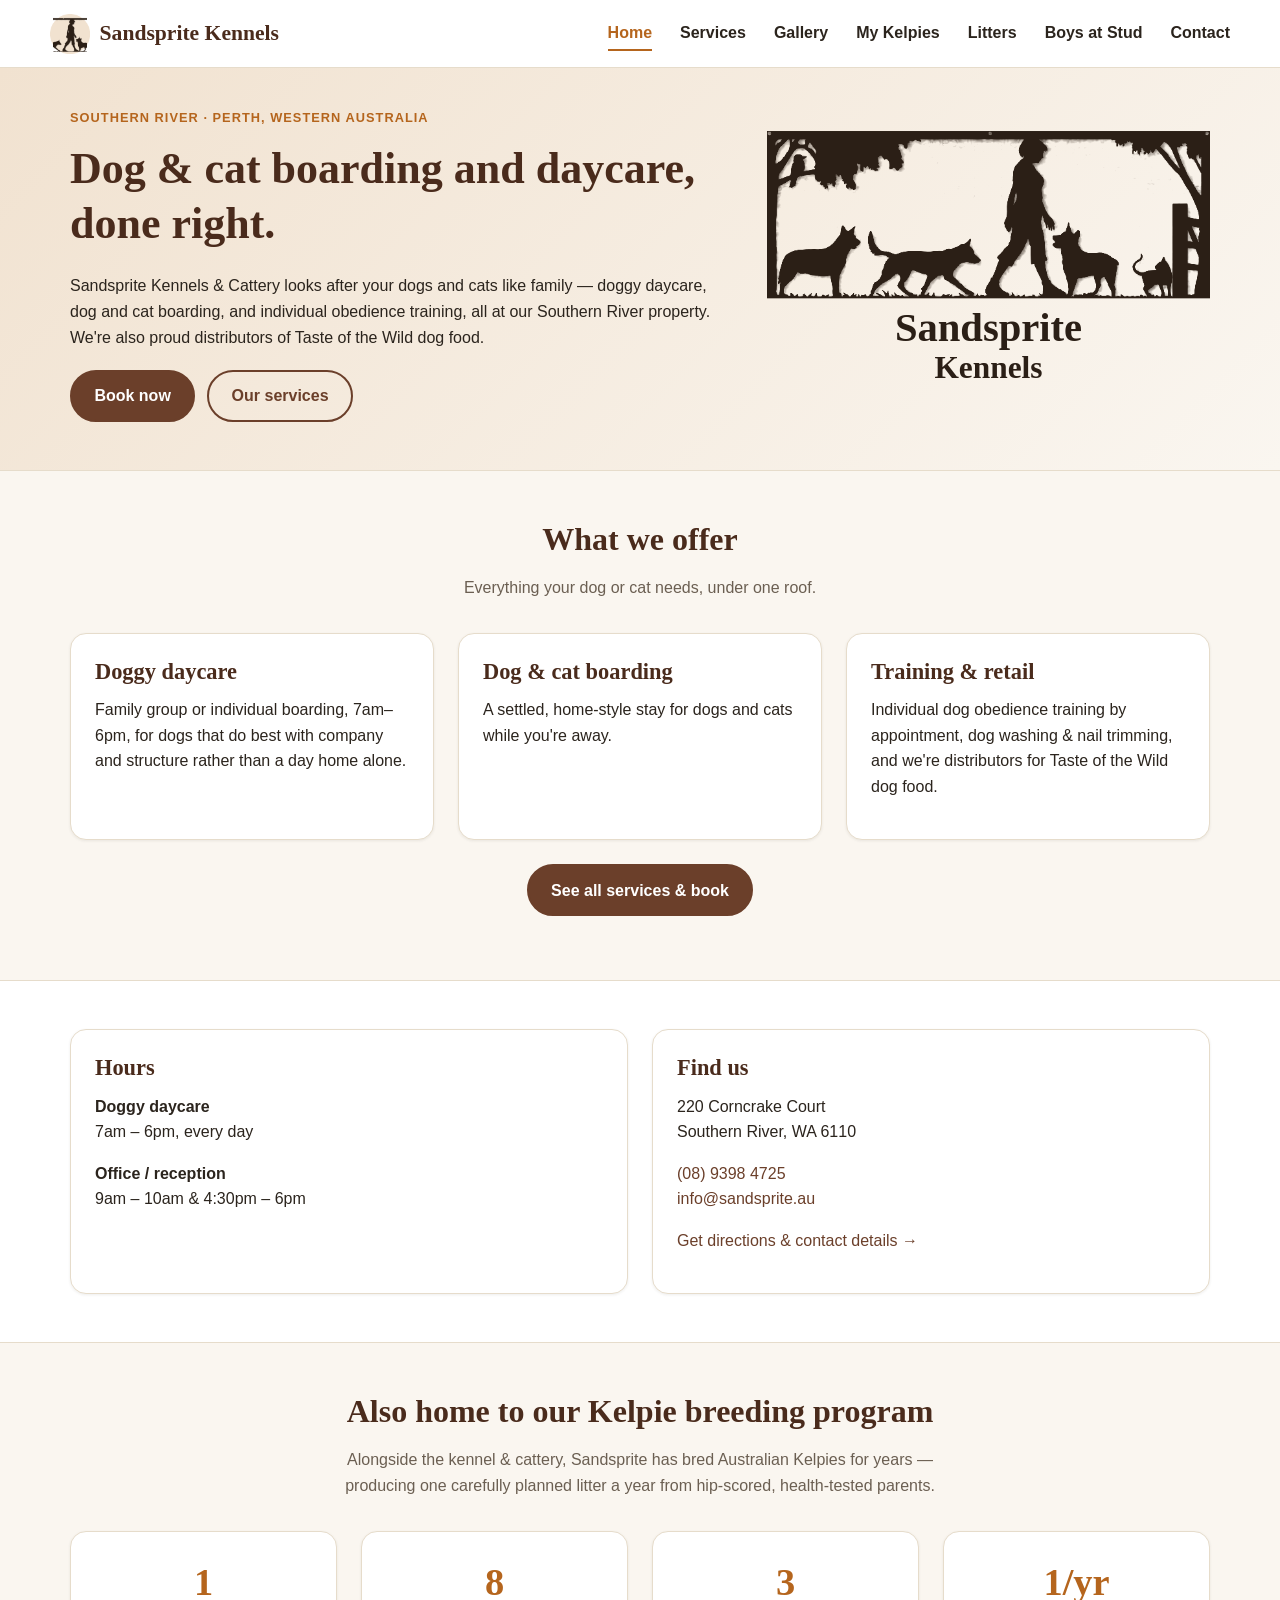
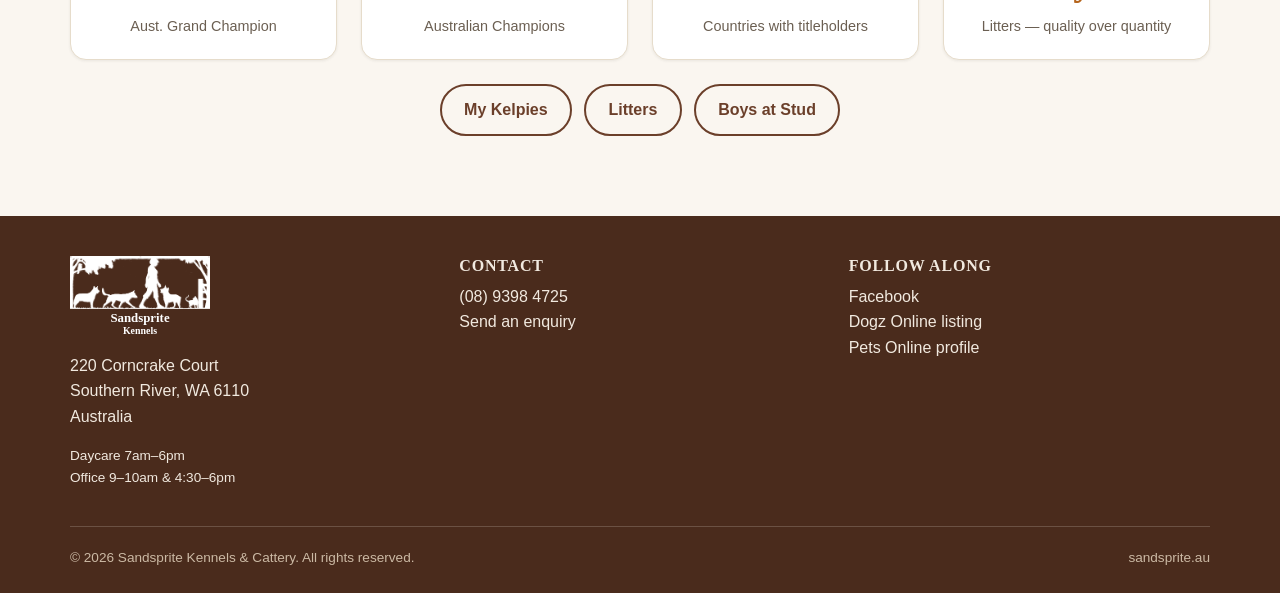
<file: index.html>
<!doctype html>
<html lang="en">
<head>
<meta charset="utf-8">
<meta name="viewport" content="width=device-width, initial-scale=1">
<title>Sandsprite Kennels &amp; Cattery | Dog &amp; Cat Boarding &amp; Daycare — Southern River, WA</title>
<meta name="description" content="Sandsprite Kennels &amp; Cattery in Southern River, Perth WA offers doggy daycare, dog and cat boarding, dog washing, obedience training and pet food retail. Also home to our Australian Kelpie breeding program.">
<link rel="icon" type="image/png" href="assets/favicon.png">
<link rel="stylesheet" href="css/style.css">
</head>
<body>
<a class="skip-link" href="#main">Skip to content</a>

<header class="site-header">
  <div class="container nav-bar">
    <a class="brand" href="index.html">
      <img src="assets/favicon.png" alt="" width="40" height="40">
      Sandsprite Kennels
    </a>
    <button class="nav-toggle" aria-label="Toggle navigation menu" aria-expanded="false">
      <svg viewBox="0 0 24 24" fill="none" stroke-width="2" stroke-linecap="round"><line x1="3" y1="6" x2="21" y2="6"/><line x1="3" y1="12" x2="21" y2="12"/><line x1="3" y1="18" x2="21" y2="18"/></svg>
    </button>
    <ul class="nav-links">
      <li><a href="index.html" aria-current="page">Home</a></li>
      <li><a href="services.html">Services</a></li>
      <li><a href="gallery.html">Gallery</a></li>
      <li><a href="about.html">My Kelpies</a></li>
      <li><a href="litters.html">Litters</a></li>
      <li><a href="stud.html">Boys at Stud</a></li>
      <li><a href="contact.html">Contact</a></li>
    </ul>
  </div>
</header>

<main id="main">

  <section class="hero">
    <div class="container hero-grid">
      <div class="hero-copy">
        <p class="eyebrow">Southern River &middot; Perth, Western Australia</p>
        <h1>Dog &amp; cat boarding and daycare, done right.</h1>
        <p>Sandsprite Kennels &amp; Cattery looks after your dogs and cats like family — doggy daycare, dog and cat boarding, and individual obedience training, all at our Southern River property. We're also proud distributors of Taste of the Wild dog food.</p>
        <div class="btn-row">
          <a class="btn btn-solid" href="https://petmanager.app/portal?token=ac464deee90670b23e10fb9045203dd208fde497" rel="noopener" target="_blank">Book now</a>
          <a class="btn" href="services.html">Our services</a>
        </div>
      </div>
      <div class="hero-art">
        <img src="assets/logo-sign.svg" alt="Sandsprite Kennels sign — a person walking with dogs" width="480" height="291">
      </div>
    </div>
  </section>

  <section class="section">
    <div class="container">
      <div class="section-head">
        <h2>What we offer</h2>
        <p class="muted">Everything your dog or cat needs, under one roof.</p>
      </div>
      <div class="grid grid-3">
        <div class="card">
          <h3>Doggy daycare</h3>
          <p>Family group or individual boarding, 7am&ndash;6pm, for dogs that do best with company and structure rather than a day home alone.</p>
        </div>
        <div class="card">
          <h3>Dog &amp; cat boarding</h3>
          <p>A settled, home-style stay for dogs and cats while you're away.</p>
        </div>
        <div class="card">
          <h3>Training &amp; retail</h3>
          <p>Individual dog obedience training by appointment, dog washing &amp; nail trimming, and we're distributors for Taste of the Wild dog food.</p>
        </div>
      </div>
      <p class="center" style="margin-top:1.5rem;"><a class="btn btn-solid" href="services.html">See all services &amp; book</a></p>
    </div>
  </section>

  <section class="section section-alt">
    <div class="container">
      <div class="grid grid-2">
        <div class="card">
          <h3>Hours</h3>
          <p><strong>Doggy daycare</strong><br>7am &ndash; 6pm, every day</p>
          <p class="mt-0" style="margin-bottom:0;"><strong>Office / reception</strong><br>9am &ndash; 10am &amp; 4:30pm &ndash; 6pm</p>
        </div>
        <div class="card">
          <h3>Find us</h3>
          <p>220 Corncrake Court<br>Southern River, WA 6110</p>
          <p><a href="tel:0893984725">(08) 9398 4725</a><br><a href="mailto:info@sandsprite.au">info@sandsprite.au</a></p>
          <p class="mt-0"><a href="contact.html">Get directions &amp; contact details &rarr;</a></p>
        </div>
      </div>
    </div>
  </section>

  <section class="section">
    <div class="container">
      <div class="section-head">
        <h2>Also home to our Kelpie breeding program</h2>
        <p class="muted">Alongside the kennel &amp; cattery, Sandsprite has bred Australian Kelpies for years &mdash; producing one carefully planned litter a year from hip-scored, health-tested parents.</p>
      </div>
      <div class="grid grid-4">
        <div class="card stat-card">
          <span class="stat-num">1</span>
          <span class="stat-label">Aust. Grand Champion</span>
        </div>
        <div class="card stat-card">
          <span class="stat-num">8</span>
          <span class="stat-label">Australian Champions</span>
        </div>
        <div class="card stat-card">
          <span class="stat-num">3</span>
          <span class="stat-label">Countries with titleholders</span>
        </div>
        <div class="card stat-card">
          <span class="stat-num">1/yr</span>
          <span class="stat-label">Litters &mdash; quality over quantity</span>
        </div>
      </div>
      <div class="btn-row center" style="justify-content:center;margin-top:1.5rem;">
        <a class="btn" href="about.html">My Kelpies</a>
        <a class="btn" href="litters.html">Litters</a>
        <a class="btn" href="stud.html">Boys at Stud</a>
      </div>
    </div>
  </section>

</main>

<footer class="site-footer">
  <div class="container">
    <div class="footer-grid">
      <div>
        <img class="footer-logo" src="assets/logo-sign.svg" alt="Sandsprite Kennels" width="140" height="85">
        <p>220 Corncrake Court<br>Southern River, WA 6110<br>Australia</p>
        <p style="margin-top:0.5rem;font-size:0.85rem;">Daycare 7am&ndash;6pm<br>Office 9&ndash;10am &amp; 4:30&ndash;6pm</p>
      </div>
      <div>
        <h4>Contact</h4>
        <p><a href="tel:0893984725">(08) 9398 4725</a><br>
        <a href="contact.html">Send an enquiry</a></p>
      </div>
      <div>
        <h4>Follow along</h4>
        <p><a href="https://www.facebook.com/p/Sandsprite-Kennels-61556303832501/" rel="noopener" target="_blank">Facebook</a><br>
        <a href="https://www.dogzonline.com.au/breeds/member.asp?name=trinity" rel="noopener" target="_blank">Dogz Online listing</a><br>
        <a href="https://petsonline.com.au/breeder/sandsprite/" rel="noopener" target="_blank">Pets Online profile</a></p>
      </div>
    </div>
    <div class="footer-bottom">
      <span>&copy; <span id="year"></span> Sandsprite Kennels &amp; Cattery. All rights reserved.</span>
      <span>sandsprite.au</span>
    </div>
  </div>
</footer>

<script src="js/main.js"></script>
<script>document.getElementById("year").textContent = new Date().getFullYear();</script>
</body>
</html>
</file>
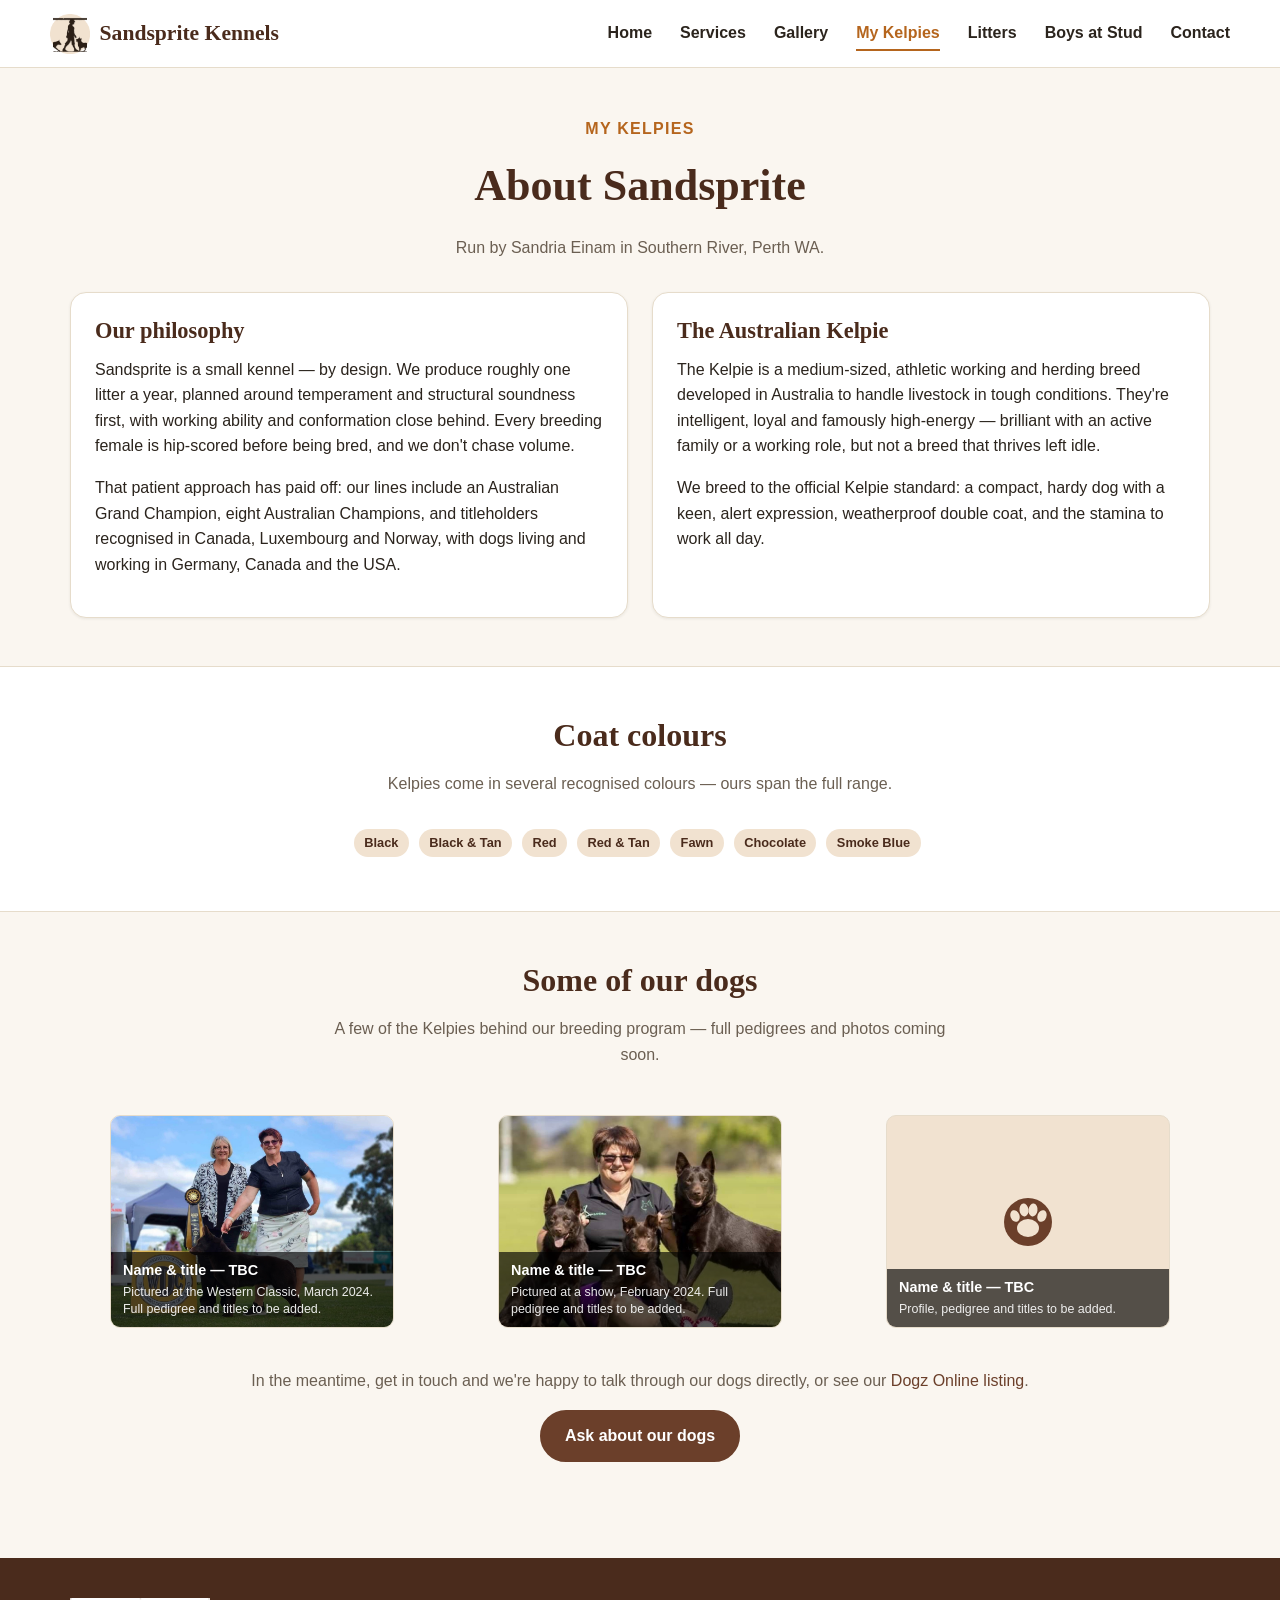
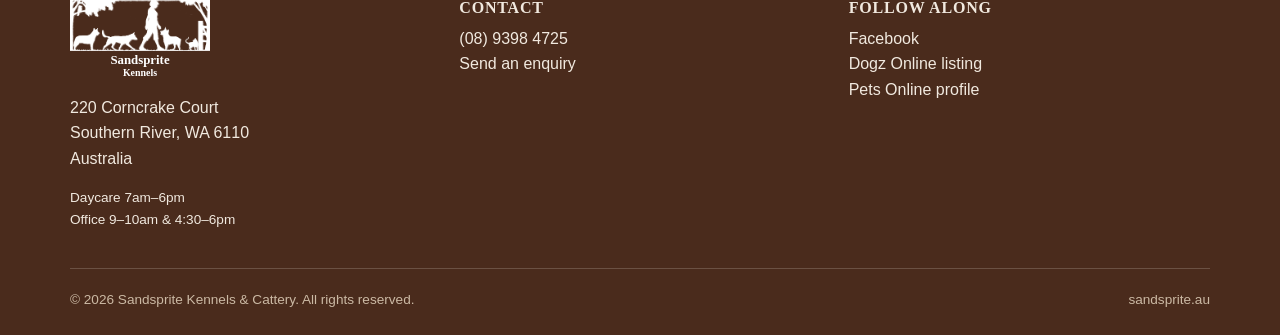
<file: about.html>
<!doctype html>
<html lang="en">
<head>
<meta charset="utf-8">
<meta name="viewport" content="width=device-width, initial-scale=1">
<title>My Kelpies | Sandsprite Kennels</title>
<meta name="description" content="About Sandsprite Kennels and the Australian Kelpie breed — our philosophy, our dogs, and what makes a well-bred working Kelpie.">
<link rel="icon" type="image/png" href="assets/favicon.png">
<link rel="stylesheet" href="css/style.css">
</head>
<body>
<a class="skip-link" href="#main">Skip to content</a>

<header class="site-header">
  <div class="container nav-bar">
    <a class="brand" href="index.html">
      <img src="assets/favicon.png" alt="" width="40" height="40">
      Sandsprite Kennels
    </a>
    <button class="nav-toggle" aria-label="Toggle navigation menu" aria-expanded="false">
      <svg viewBox="0 0 24 24" fill="none" stroke-width="2" stroke-linecap="round"><line x1="3" y1="6" x2="21" y2="6"/><line x1="3" y1="12" x2="21" y2="12"/><line x1="3" y1="18" x2="21" y2="18"/></svg>
    </button>
    <ul class="nav-links">
      <li><a href="index.html">Home</a></li>
      <li><a href="services.html">Services</a></li>
      <li><a href="gallery.html">Gallery</a></li>
      <li><a href="about.html" aria-current="page">My Kelpies</a></li>
      <li><a href="litters.html">Litters</a></li>
      <li><a href="stud.html">Boys at Stud</a></li>
      <li><a href="contact.html">Contact</a></li>
    </ul>
  </div>
</header>

<main id="main">

  <section class="section">
    <div class="container">
      <div class="section-head">
        <p class="eyebrow" style="text-align:center;text-transform:uppercase;letter-spacing:.08em;font-weight:700;color:var(--color-accent);">My Kelpies</p>
        <h1 class="center">About Sandsprite</h1>
        <p class="center muted">Run by Sandria Einam in Southern River, Perth WA.</p>
      </div>

      <div class="grid grid-2">
        <div class="card">
          <h3>Our philosophy</h3>
          <p>Sandsprite is a small kennel — by design. We produce roughly one litter a year, planned around temperament and structural soundness first, with working ability and conformation close behind. Every breeding female is hip-scored before being bred, and we don't chase volume.</p>
          <p>That patient approach has paid off: our lines include an Australian Grand Champion, eight Australian Champions, and titleholders recognised in Canada, Luxembourg and Norway, with dogs living and working in Germany, Canada and the USA.</p>
        </div>
        <div class="card">
          <h3>The Australian Kelpie</h3>
          <p>The Kelpie is a medium-sized, athletic working and herding breed developed in Australia to handle livestock in tough conditions. They're intelligent, loyal and famously high-energy — brilliant with an active family or a working role, but not a breed that thrives left idle.</p>
          <p>We breed to the official Kelpie standard: a compact, hardy dog with a keen, alert expression, weatherproof double coat, and the stamina to work all day.</p>
        </div>
      </div>
    </div>
  </section>

  <section class="section section-alt">
    <div class="container">
      <div class="section-head">
        <h2>Coat colours</h2>
        <p class="muted">Kelpies come in several recognised colours — ours span the full range.</p>
      </div>
      <div class="center">
        <span class="badge">Black</span>
        <span class="badge">Black &amp; Tan</span>
        <span class="badge">Red</span>
        <span class="badge">Red &amp; Tan</span>
        <span class="badge">Fawn</span>
        <span class="badge">Chocolate</span>
        <span class="badge">Smoke Blue</span>
      </div>
    </div>
  </section>

  <section class="section">
    <div class="container">
      <div class="section-head">
        <h2>Some of our dogs</h2>
        <p class="muted">A few of the Kelpies behind our breeding program — full pedigrees and photos coming soon.</p>
      </div>
      <div class="grid grid-3" id="kelpies-grid" aria-label="Titleholders and awards">
        <figure class="gallery-item kelpie-item">
          <a href="assets/kelpies-photos/western-classic-show-2024-03.jpg" target="_blank" rel="noopener">
            <img class="photo" src="assets/kelpies-photos/western-classic-show-2024-03.jpg" alt="A chocolate Kelpie at the Western Classic show" loading="lazy">
          </a>
          <figcaption>
            <strong>Name &amp; title — TBC</strong>
            <span>Pictured at the Western Classic, March 2024. Full pedigree and titles to be added.</span>
          </figcaption>
        </figure>
        <figure class="gallery-item kelpie-item">
          <a href="assets/kelpies-photos/show-team-ribbon-2024-02.jpg" target="_blank" rel="noopener">
            <img class="photo" src="assets/kelpies-photos/show-team-ribbon-2024-02.jpg" alt="Sandria with three Kelpies and a show ribbon" loading="lazy">
          </a>
          <figcaption>
            <strong>Name &amp; title — TBC</strong>
            <span>Pictured at a show, February 2024. Full pedigree and titles to be added.</span>
          </figcaption>
        </figure>
        <figure class="gallery-item kelpie-item">
          <img src="assets/paw.svg" alt="" width="50" height="50">
          <figcaption>
            <strong>Name &amp; title — TBC</strong>
            <span>Profile, pedigree and titles to be added.</span>
          </figcaption>
        </figure>
      </div>
      <p class="center muted" style="margin-top:1.5rem;">In the meantime, get in touch and we're happy to talk through our dogs directly, or see our <a href="https://www.dogzonline.com.au/breeds/member.asp?name=trinity" rel="noopener" target="_blank">Dogz Online listing</a>.</p>
      <p class="center"><a class="btn btn-solid" href="contact.html">Ask about our dogs</a></p>
    </div>
  </section>

</main>

<footer class="site-footer">
  <div class="container">
    <div class="footer-grid">
      <div>
        <img class="footer-logo" src="assets/logo-sign.svg" alt="Sandsprite Kennels" width="140" height="85">
        <p>220 Corncrake Court<br>Southern River, WA 6110<br>Australia</p>
        <p style="margin-top:0.5rem;font-size:0.85rem;">Daycare 7am&ndash;6pm<br>Office 9&ndash;10am &amp; 4:30&ndash;6pm</p>
      </div>
      <div>
        <h4>Contact</h4>
        <p><a href="tel:0893984725">(08) 9398 4725</a><br>
        <a href="contact.html">Send an enquiry</a></p>
      </div>
      <div>
        <h4>Follow along</h4>
        <p><a href="https://www.facebook.com/p/Sandsprite-Kennels-61556303832501/" rel="noopener" target="_blank">Facebook</a><br>
        <a href="https://www.dogzonline.com.au/breeds/member.asp?name=trinity" rel="noopener" target="_blank">Dogz Online listing</a><br>
        <a href="https://petsonline.com.au/breeder/sandsprite/" rel="noopener" target="_blank">Pets Online profile</a></p>
      </div>
    </div>
    <div class="footer-bottom">
      <span>&copy; <span id="year"></span> Sandsprite Kennels &amp; Cattery. All rights reserved.</span>
      <span>sandsprite.au</span>
    </div>
  </div>
</footer>

<script src="js/main.js"></script>
<script src="js/kelpies.js"></script>
<script>document.getElementById("year").textContent = new Date().getFullYear();</script>
</body>
</html>
</file>
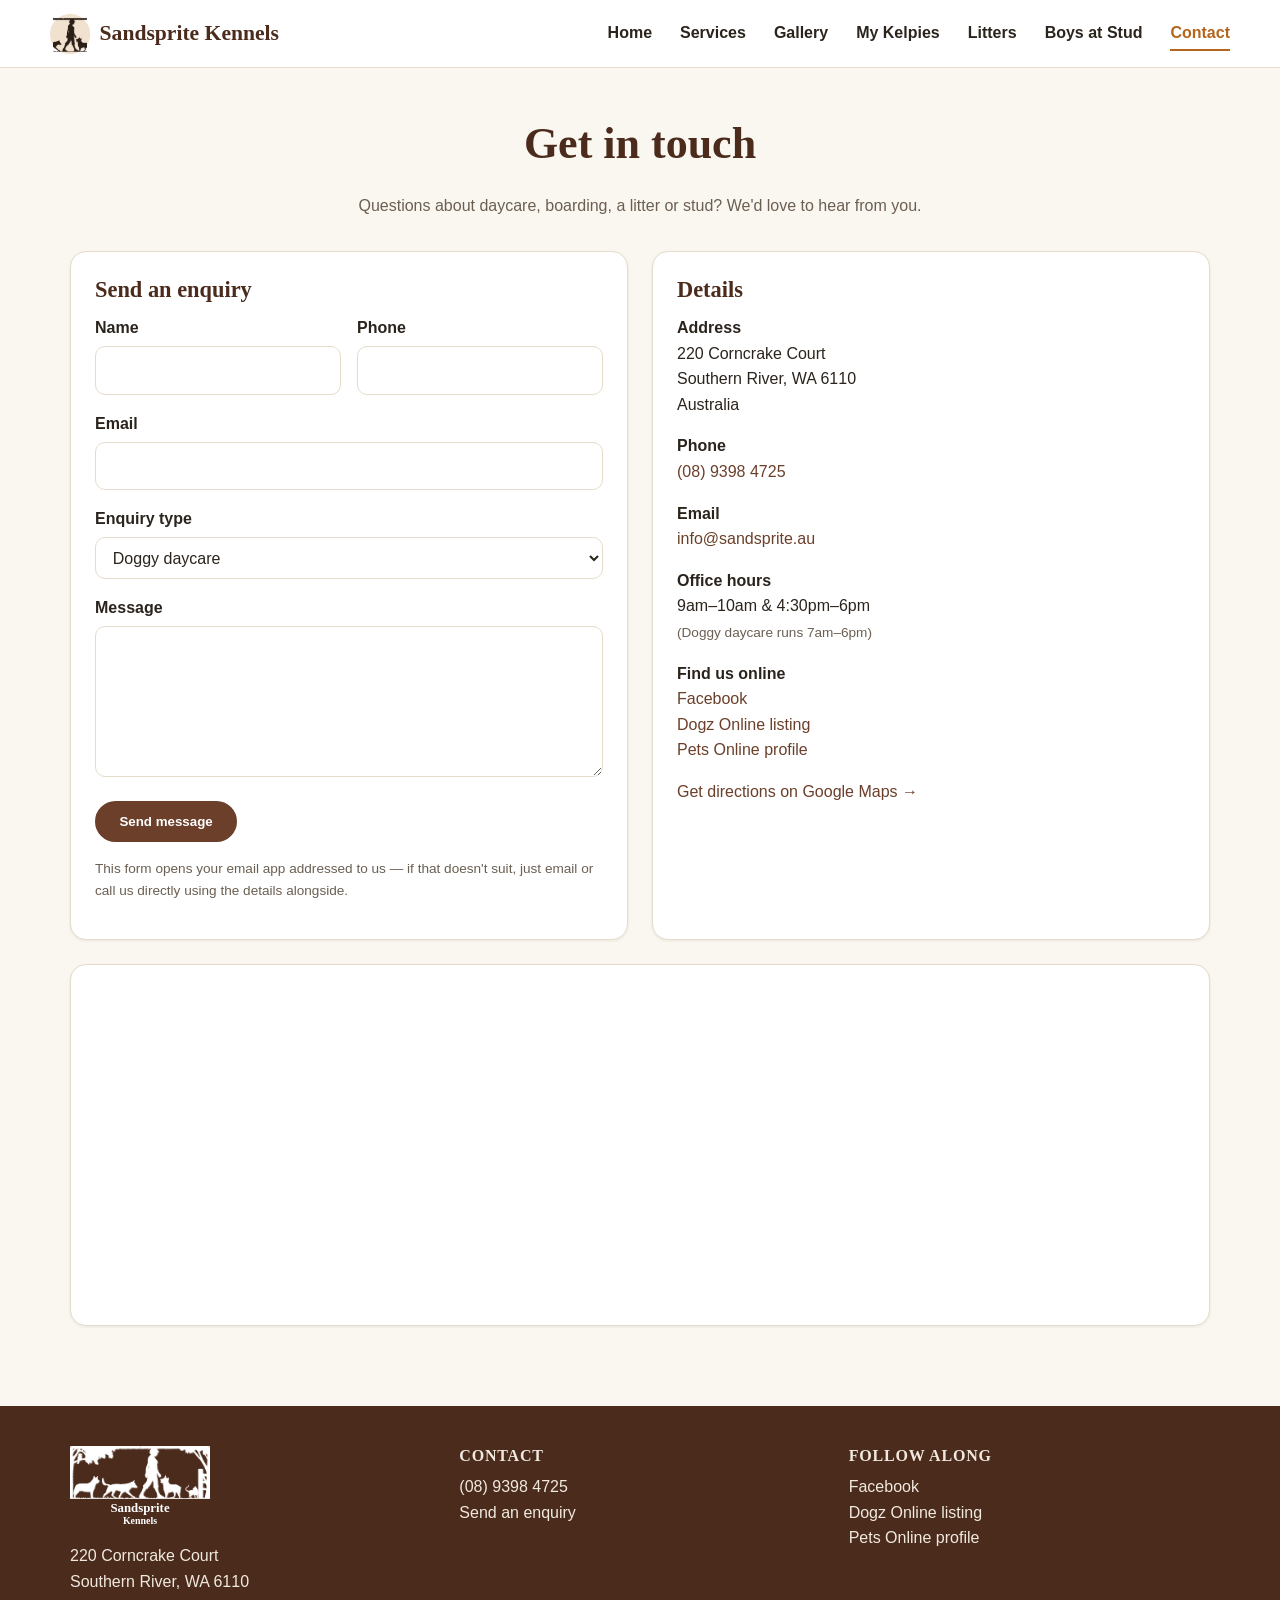
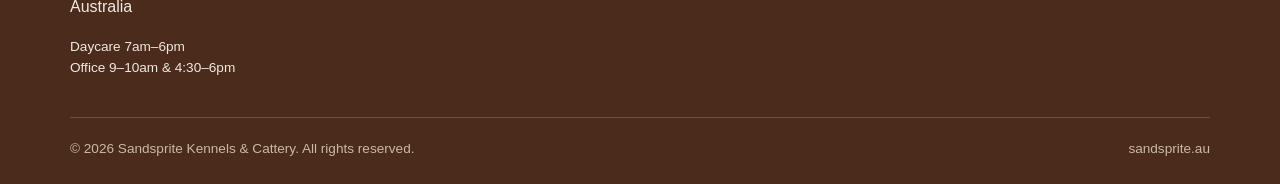
<file: contact.html>
<!doctype html>
<html lang="en">
<head>
<meta charset="utf-8">
<meta name="viewport" content="width=device-width, initial-scale=1">
<title>Contact | Sandsprite Kennels &amp; Cattery</title>
<meta name="description" content="Contact Sandsprite Kennels &amp; Cattery — dog and cat boarding, daycare and Kelpie breeding, Southern River WA.">
<link rel="icon" type="image/png" href="assets/favicon.png">
<link rel="stylesheet" href="css/style.css">
</head>
<body>
<a class="skip-link" href="#main">Skip to content</a>

<header class="site-header">
  <div class="container nav-bar">
    <a class="brand" href="index.html">
      <img src="assets/favicon.png" alt="" width="40" height="40">
      Sandsprite Kennels
    </a>
    <button class="nav-toggle" aria-label="Toggle navigation menu" aria-expanded="false">
      <svg viewBox="0 0 24 24" fill="none" stroke-width="2" stroke-linecap="round"><line x1="3" y1="6" x2="21" y2="6"/><line x1="3" y1="12" x2="21" y2="12"/><line x1="3" y1="18" x2="21" y2="18"/></svg>
    </button>
    <ul class="nav-links">
      <li><a href="index.html">Home</a></li>
      <li><a href="services.html">Services</a></li>
      <li><a href="gallery.html">Gallery</a></li>
      <li><a href="about.html">My Kelpies</a></li>
      <li><a href="litters.html">Litters</a></li>
      <li><a href="stud.html">Boys at Stud</a></li>
      <li><a href="contact.html" aria-current="page">Contact</a></li>
    </ul>
  </div>
</header>

<main id="main">

  <section class="section">
    <div class="container">
      <div class="section-head">
        <h1>Get in touch</h1>
        <p class="muted">Questions about daycare, boarding, a litter or stud? We'd love to hear from you.</p>
      </div>

      <div class="grid grid-2">
        <div class="card">
          <h3>Send an enquiry</h3>
          <form id="contact-form" class="form-grid two-col" action="mailto:info@sandsprite.au" method="post" enctype="text/plain">
            <div>
              <label for="name">Name</label>
              <input id="name" name="Name" type="text" required autocomplete="name">
            </div>
            <div>
              <label for="phone">Phone</label>
              <input id="phone" name="Phone" type="tel" autocomplete="tel">
            </div>
            <div class="full">
              <label for="email">Email</label>
              <input id="email" name="Email" type="email" required autocomplete="email">
            </div>
            <div class="full">
              <label for="topic">Enquiry type</label>
              <select id="topic" name="Enquiry type">
                <option>Doggy daycare</option>
                <option>Dog or cat boarding</option>
                <option>Obedience training</option>
                <option>Dog washing / nail trim</option>
                <option>Litter / puppy enquiry</option>
                <option>Stud enquiry</option>
                <option>General question</option>
              </select>
            </div>
            <div class="full">
              <label for="message">Message</label>
              <textarea id="message" name="Message" rows="5" required></textarea>
            </div>
            <div class="full">
              <button class="btn btn-solid" type="submit">Send message</button>
            </div>
          </form>
          <p class="muted" style="margin-top:1rem;font-size:0.85rem;">This form opens your email app addressed to us — if that doesn't suit, just email or call us directly using the details alongside.</p>
        </div>

        <div class="card">
          <h3>Details</h3>
          <p><strong>Address</strong><br>220 Corncrake Court<br>Southern River, WA 6110<br>Australia</p>
          <p><strong>Phone</strong><br><a href="tel:0893984725">(08) 9398 4725</a></p>
          <p><strong>Email</strong><br><a href="mailto:info@sandsprite.au">info@sandsprite.au</a></p>
          <p><strong>Office hours</strong><br>9am&ndash;10am &amp; 4:30pm&ndash;6pm<br><span class="muted" style="font-size:0.85rem;">(Doggy daycare runs 7am&ndash;6pm)</span></p>
          <p><strong>Find us online</strong><br>
            <a href="https://www.facebook.com/p/Sandsprite-Kennels-61556303832501/" rel="noopener" target="_blank">Facebook</a><br>
            <a href="https://www.dogzonline.com.au/breeds/member.asp?name=trinity" rel="noopener" target="_blank">Dogz Online listing</a><br>
            <a href="https://petsonline.com.au/breeder/sandsprite/" rel="noopener" target="_blank">Pets Online profile</a>
          </p>
          <p>
            <a href="https://www.google.com/maps/dir/?api=1&destination=220+Corncrake+Court%2C+Southern+River%2C+WA+6110%2C+Australia" rel="noopener" target="_blank">Get directions on Google Maps &rarr;</a>
          </p>
        </div>
      </div>

      <div class="card" style="margin-top:1.5rem;padding:0;overflow:hidden;">
        <iframe
          title="Map showing Sandsprite Kennels, 220 Corncrake Court, Southern River WA 6110"
          src="https://www.google.com/maps?q=220+Corncrake+Court,+Southern+River,+WA+6110,+Australia&output=embed"
          width="100%"
          height="360"
          style="border:0;display:block;"
          loading="lazy"
          referrerpolicy="no-referrer-when-downgrade">
        </iframe>
      </div>
    </div>
  </section>

</main>

<footer class="site-footer">
  <div class="container">
    <div class="footer-grid">
      <div>
        <img class="footer-logo" src="assets/logo-sign.svg" alt="Sandsprite Kennels" width="140" height="85">
        <p>220 Corncrake Court<br>Southern River, WA 6110<br>Australia</p>
        <p style="margin-top:0.5rem;font-size:0.85rem;">Daycare 7am&ndash;6pm<br>Office 9&ndash;10am &amp; 4:30&ndash;6pm</p>
      </div>
      <div>
        <h4>Contact</h4>
        <p><a href="tel:0893984725">(08) 9398 4725</a><br>
        <a href="contact.html">Send an enquiry</a></p>
      </div>
      <div>
        <h4>Follow along</h4>
        <p><a href="https://www.facebook.com/p/Sandsprite-Kennels-61556303832501/" rel="noopener" target="_blank">Facebook</a><br>
        <a href="https://www.dogzonline.com.au/breeds/member.asp?name=trinity" rel="noopener" target="_blank">Dogz Online listing</a><br>
        <a href="https://petsonline.com.au/breeder/sandsprite/" rel="noopener" target="_blank">Pets Online profile</a></p>
      </div>
    </div>
    <div class="footer-bottom">
      <span>&copy; <span id="year"></span> Sandsprite Kennels &amp; Cattery. All rights reserved.</span>
      <span>sandsprite.au</span>
    </div>
  </div>
</footer>

<script src="js/main.js"></script>
<script>document.getElementById("year").textContent = new Date().getFullYear();</script>
</body>
</html>
</file>
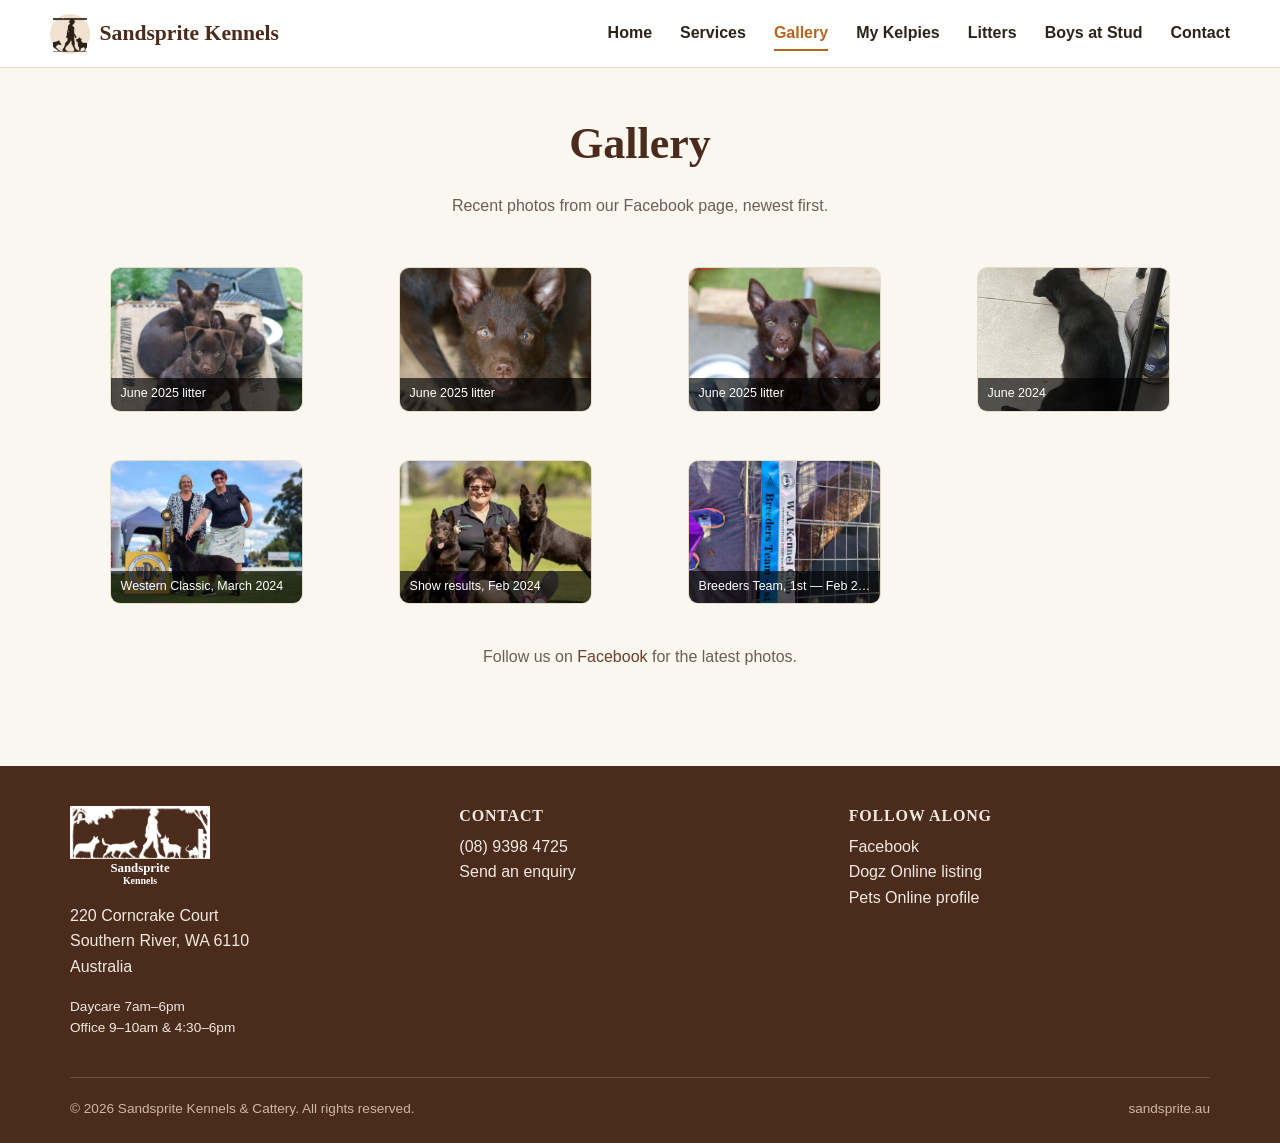
<file: gallery.html>
<!doctype html>
<html lang="en">
<head>
<meta charset="utf-8">
<meta name="viewport" content="width=device-width, initial-scale=1">
<title>Gallery | Sandsprite Kennels</title>
<meta name="description" content="Photo gallery of Sandsprite Australian Kelpies.">
<link rel="icon" type="image/png" href="assets/favicon.png">
<link rel="stylesheet" href="css/style.css">
</head>
<body>
<a class="skip-link" href="#main">Skip to content</a>

<header class="site-header">
  <div class="container nav-bar">
    <a class="brand" href="index.html">
      <img src="assets/favicon.png" alt="" width="40" height="40">
      Sandsprite Kennels
    </a>
    <button class="nav-toggle" aria-label="Toggle navigation menu" aria-expanded="false">
      <svg viewBox="0 0 24 24" fill="none" stroke-width="2" stroke-linecap="round"><line x1="3" y1="6" x2="21" y2="6"/><line x1="3" y1="12" x2="21" y2="12"/><line x1="3" y1="18" x2="21" y2="18"/></svg>
    </button>
    <ul class="nav-links">
      <li><a href="index.html">Home</a></li>
      <li><a href="services.html">Services</a></li>
      <li><a href="gallery.html" aria-current="page">Gallery</a></li>
      <li><a href="about.html">My Kelpies</a></li>
      <li><a href="litters.html">Litters</a></li>
      <li><a href="stud.html">Boys at Stud</a></li>
      <li><a href="contact.html">Contact</a></li>
    </ul>
  </div>
</header>

<main id="main">

  <section class="section">
    <div class="container">
      <div class="section-head">
        <h1>Gallery</h1>
        <p class="muted">Recent photos from our Facebook page, newest first.</p>
      </div>

      <div class="gallery-grid" id="gallery-grid" aria-label="Photo gallery">
        <figure class="gallery-item">
          <a href="assets/gallery-photos/puppies-trio-2025-06.jpg" target="_blank" rel="noopener">
            <img class="photo" src="assets/gallery-photos/puppies-trio-2025-06.jpg" alt="Three chocolate Kelpie puppies sitting together — beautiful kelpie babies still looking for their forever homes" loading="lazy">
          </a>
          <figcaption>June 2025 litter</figcaption>
        </figure>
        <figure class="gallery-item">
          <a href="assets/gallery-photos/puppy-closeup-2025-06.jpg" target="_blank" rel="noopener">
            <img class="photo" src="assets/gallery-photos/puppy-closeup-2025-06.jpg" alt="Close-up of a chocolate Kelpie puppy's face — beautiful kelpie babies still looking for their forever homes" loading="lazy">
          </a>
          <figcaption>June 2025 litter</figcaption>
        </figure>
        <figure class="gallery-item">
          <a href="assets/gallery-photos/puppies-pair-2025-06.jpg" target="_blank" rel="noopener">
            <img class="photo" src="assets/gallery-photos/puppies-pair-2025-06.jpg" alt="Two chocolate Kelpie puppies side by side — beautiful kelpie babies still looking for their forever homes" loading="lazy">
          </a>
          <figcaption>June 2025 litter</figcaption>
        </figure>
        <figure class="gallery-item">
          <a href="assets/gallery-photos/black-puppy-2024-06.jpg" target="_blank" rel="noopener">
            <img class="photo" src="assets/gallery-photos/black-puppy-2024-06.jpg" alt="A black puppy sitting on the floor beside a crate — my new assistant enjoying the perks of mum working from home" loading="lazy">
          </a>
          <figcaption>June 2024</figcaption>
        </figure>
        <figure class="gallery-item">
          <a href="assets/gallery-photos/western-classic-show-2024-03.jpg" target="_blank" rel="noopener">
            <img class="photo" src="assets/gallery-photos/western-classic-show-2024-03.jpg" alt="Two women standing with a chocolate Kelpie and a show ribbon — another Western Classic done and dusted" loading="lazy">
          </a>
          <figcaption>Western Classic, March 2024</figcaption>
        </figure>
        <figure class="gallery-item">
          <a href="assets/gallery-photos/show-team-ribbon-2024-02.jpg" target="_blank" rel="noopener">
            <img class="photo" src="assets/gallery-photos/show-team-ribbon-2024-02.jpg" alt="The owner sitting on grass with three Kelpies and a show ribbon" loading="lazy">
          </a>
          <figcaption>Show results, Feb 2024</figcaption>
        </figure>
        <figure class="gallery-item">
          <a href="assets/gallery-photos/breeders-team-ribbon-2024-02.jpg" target="_blank" rel="noopener">
            <img class="photo" src="assets/gallery-photos/breeders-team-ribbon-2024-02.jpg" alt="A W.A. Kennel Club Breeders Team 1st place ribbon" loading="lazy">
          </a>
          <figcaption>Breeders Team, 1st &mdash; Feb 2024</figcaption>
        </figure>
      </div>

      <p class="muted center" style="margin-top:1.5rem;">Follow us on <a href="https://www.facebook.com/p/Sandsprite-Kennels-61556303832501/" rel="noopener" target="_blank">Facebook</a> for the latest photos.</p>
    </div>
  </section>

</main>

<footer class="site-footer">
  <div class="container">
    <div class="footer-grid">
      <div>
        <img class="footer-logo" src="assets/logo-sign.svg" alt="Sandsprite Kennels" width="140" height="85">
        <p>220 Corncrake Court<br>Southern River, WA 6110<br>Australia</p>
        <p style="margin-top:0.5rem;font-size:0.85rem;">Daycare 7am&ndash;6pm<br>Office 9&ndash;10am &amp; 4:30&ndash;6pm</p>
      </div>
      <div>
        <h4>Contact</h4>
        <p><a href="tel:0893984725">(08) 9398 4725</a><br>
        <a href="contact.html">Send an enquiry</a></p>
      </div>
      <div>
        <h4>Follow along</h4>
        <p><a href="https://www.facebook.com/p/Sandsprite-Kennels-61556303832501/" rel="noopener" target="_blank">Facebook</a><br>
        <a href="https://www.dogzonline.com.au/breeds/member.asp?name=trinity" rel="noopener" target="_blank">Dogz Online listing</a><br>
        <a href="https://petsonline.com.au/breeder/sandsprite/" rel="noopener" target="_blank">Pets Online profile</a></p>
      </div>
    </div>
    <div class="footer-bottom">
      <span>&copy; <span id="year"></span> Sandsprite Kennels &amp; Cattery. All rights reserved.</span>
      <span>sandsprite.au</span>
    </div>
  </div>
</footer>

<script src="js/main.js"></script>
<script src="js/gallery.js"></script>
<script>document.getElementById("year").textContent = new Date().getFullYear();</script>
</body>
</html>
</file>
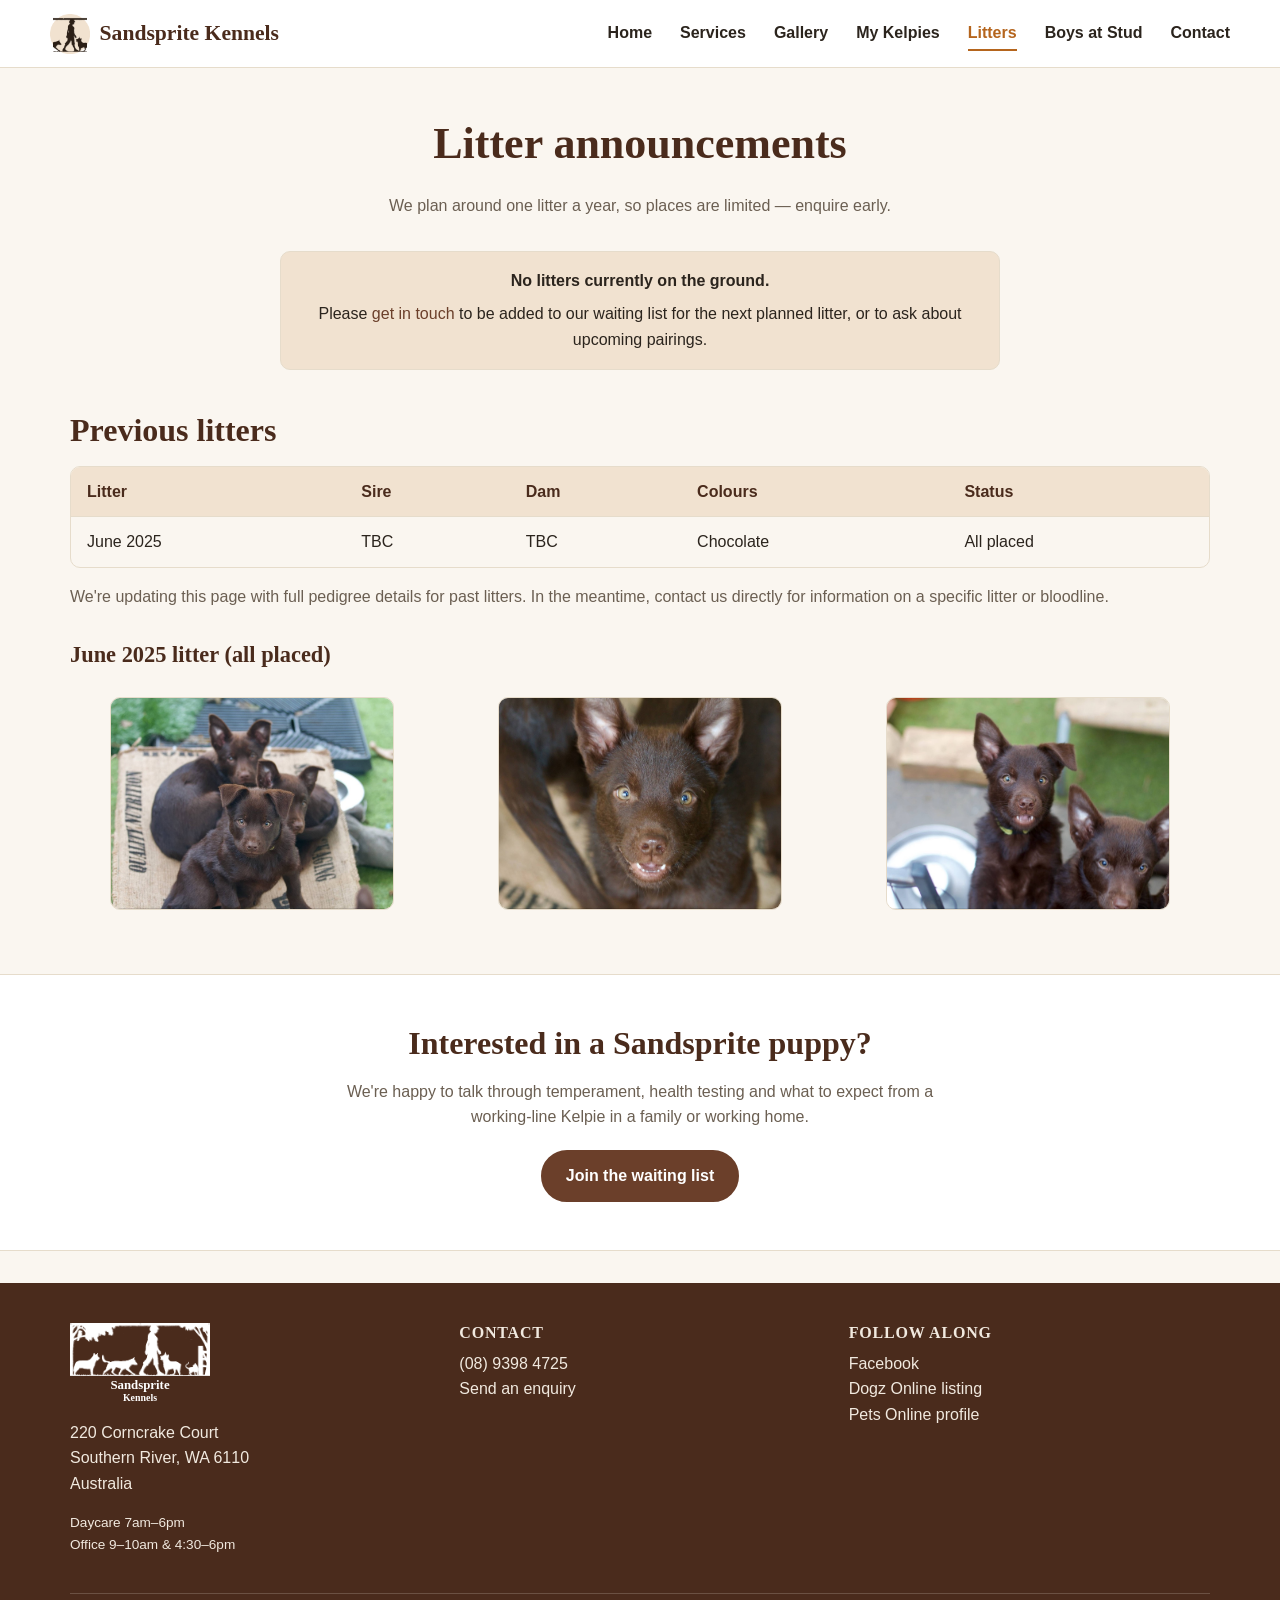
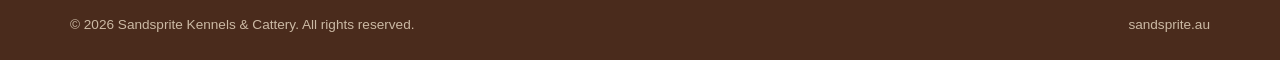
<file: litters.html>
<!doctype html>
<html lang="en">
<head>
<meta charset="utf-8">
<meta name="viewport" content="width=device-width, initial-scale=1">
<title>Litters | Sandsprite Kennels</title>
<meta name="description" content="Current litter announcements and past Sandsprite Kelpie litters, Southern River WA.">
<link rel="icon" type="image/png" href="assets/favicon.png">
<link rel="stylesheet" href="css/style.css">
</head>
<body>
<a class="skip-link" href="#main">Skip to content</a>

<header class="site-header">
  <div class="container nav-bar">
    <a class="brand" href="index.html">
      <img src="assets/favicon.png" alt="" width="40" height="40">
      Sandsprite Kennels
    </a>
    <button class="nav-toggle" aria-label="Toggle navigation menu" aria-expanded="false">
      <svg viewBox="0 0 24 24" fill="none" stroke-width="2" stroke-linecap="round"><line x1="3" y1="6" x2="21" y2="6"/><line x1="3" y1="12" x2="21" y2="12"/><line x1="3" y1="18" x2="21" y2="18"/></svg>
    </button>
    <ul class="nav-links">
      <li><a href="index.html">Home</a></li>
      <li><a href="services.html">Services</a></li>
      <li><a href="gallery.html">Gallery</a></li>
      <li><a href="about.html">My Kelpies</a></li>
      <li><a href="litters.html" aria-current="page">Litters</a></li>
      <li><a href="stud.html">Boys at Stud</a></li>
      <li><a href="contact.html">Contact</a></li>
    </ul>
  </div>
</header>

<main id="main">

  <section class="section">
    <div class="container">
      <div class="section-head">
        <h1>Litter announcements</h1>
        <p class="muted">We plan around one litter a year, so places are limited — enquire early.</p>
      </div>

      <div class="notice center" style="max-width:720px;margin:0 auto 2.5rem;">
        <strong>No litters currently on the ground.</strong>
        <p class="mt-0" style="margin-top:0.5rem;margin-bottom:0;">Please <a href="contact.html">get in touch</a> to be added to our waiting list for the next planned litter, or to ask about upcoming pairings.</p>
      </div>

      <h2>Previous litters</h2>
      <div class="table-wrap">
        <table>
          <thead>
            <tr>
              <th>Litter</th>
              <th>Sire</th>
              <th>Dam</th>
              <th>Colours</th>
              <th>Status</th>
            </tr>
          </thead>
          <tbody id="litters-body">
            <tr>
              <td>Details to be added</td>
              <td>—</td>
              <td>—</td>
              <td>—</td>
              <td>All placed</td>
            </tr>
          </tbody>
        </table>
      </div>
      <p class="muted" style="margin-top:1rem;">We're updating this page with full pedigree details for past litters. In the meantime, contact us directly for information on a specific litter or bloodline.</p>

      <h3 style="margin-top:2rem;">June 2025 litter (all placed)</h3>
      <div class="grid grid-3" id="litter-photos-grid" aria-label="June 2025 litter photos">
        <figure class="gallery-item">
          <a href="assets/litters-photos/puppies-trio-2025-06.jpg" target="_blank" rel="noopener">
            <img class="photo" src="assets/litters-photos/puppies-trio-2025-06.jpg" alt="Three chocolate Kelpie puppies sitting together" loading="lazy">
          </a>
        </figure>
        <figure class="gallery-item">
          <a href="assets/litters-photos/puppy-closeup-2025-06.jpg" target="_blank" rel="noopener">
            <img class="photo" src="assets/litters-photos/puppy-closeup-2025-06.jpg" alt="Close-up of a chocolate Kelpie puppy's face" loading="lazy">
          </a>
        </figure>
        <figure class="gallery-item">
          <a href="assets/litters-photos/puppies-pair-2025-06.jpg" target="_blank" rel="noopener">
            <img class="photo" src="assets/litters-photos/puppies-pair-2025-06.jpg" alt="Two chocolate Kelpie puppies side by side" loading="lazy">
          </a>
        </figure>
      </div>
    </div>
  </section>

  <section class="section section-alt">
    <div class="container center">
      <h2>Interested in a Sandsprite puppy?</h2>
      <p class="muted" style="max-width:600px;margin:0 auto 1.25rem;">We're happy to talk through temperament, health testing and what to expect from a working-line Kelpie in a family or working home.</p>
      <a class="btn btn-solid" href="contact.html">Join the waiting list</a>
    </div>
  </section>

</main>

<footer class="site-footer">
  <div class="container">
    <div class="footer-grid">
      <div>
        <img class="footer-logo" src="assets/logo-sign.svg" alt="Sandsprite Kennels" width="140" height="85">
        <p>220 Corncrake Court<br>Southern River, WA 6110<br>Australia</p>
        <p style="margin-top:0.5rem;font-size:0.85rem;">Daycare 7am&ndash;6pm<br>Office 9&ndash;10am &amp; 4:30&ndash;6pm</p>
      </div>
      <div>
        <h4>Contact</h4>
        <p><a href="tel:0893984725">(08) 9398 4725</a><br>
        <a href="contact.html">Send an enquiry</a></p>
      </div>
      <div>
        <h4>Follow along</h4>
        <p><a href="https://www.facebook.com/p/Sandsprite-Kennels-61556303832501/" rel="noopener" target="_blank">Facebook</a><br>
        <a href="https://www.dogzonline.com.au/breeds/member.asp?name=trinity" rel="noopener" target="_blank">Dogz Online listing</a><br>
        <a href="https://petsonline.com.au/breeder/sandsprite/" rel="noopener" target="_blank">Pets Online profile</a></p>
      </div>
    </div>
    <div class="footer-bottom">
      <span>&copy; <span id="year"></span> Sandsprite Kennels &amp; Cattery. All rights reserved.</span>
      <span>sandsprite.au</span>
    </div>
  </div>
</footer>

<script src="js/main.js"></script>
<script src="js/litters.js"></script>
<script src="js/litter-photos.js"></script>
<script>document.getElementById("year").textContent = new Date().getFullYear();</script>
</body>
</html>
</file>
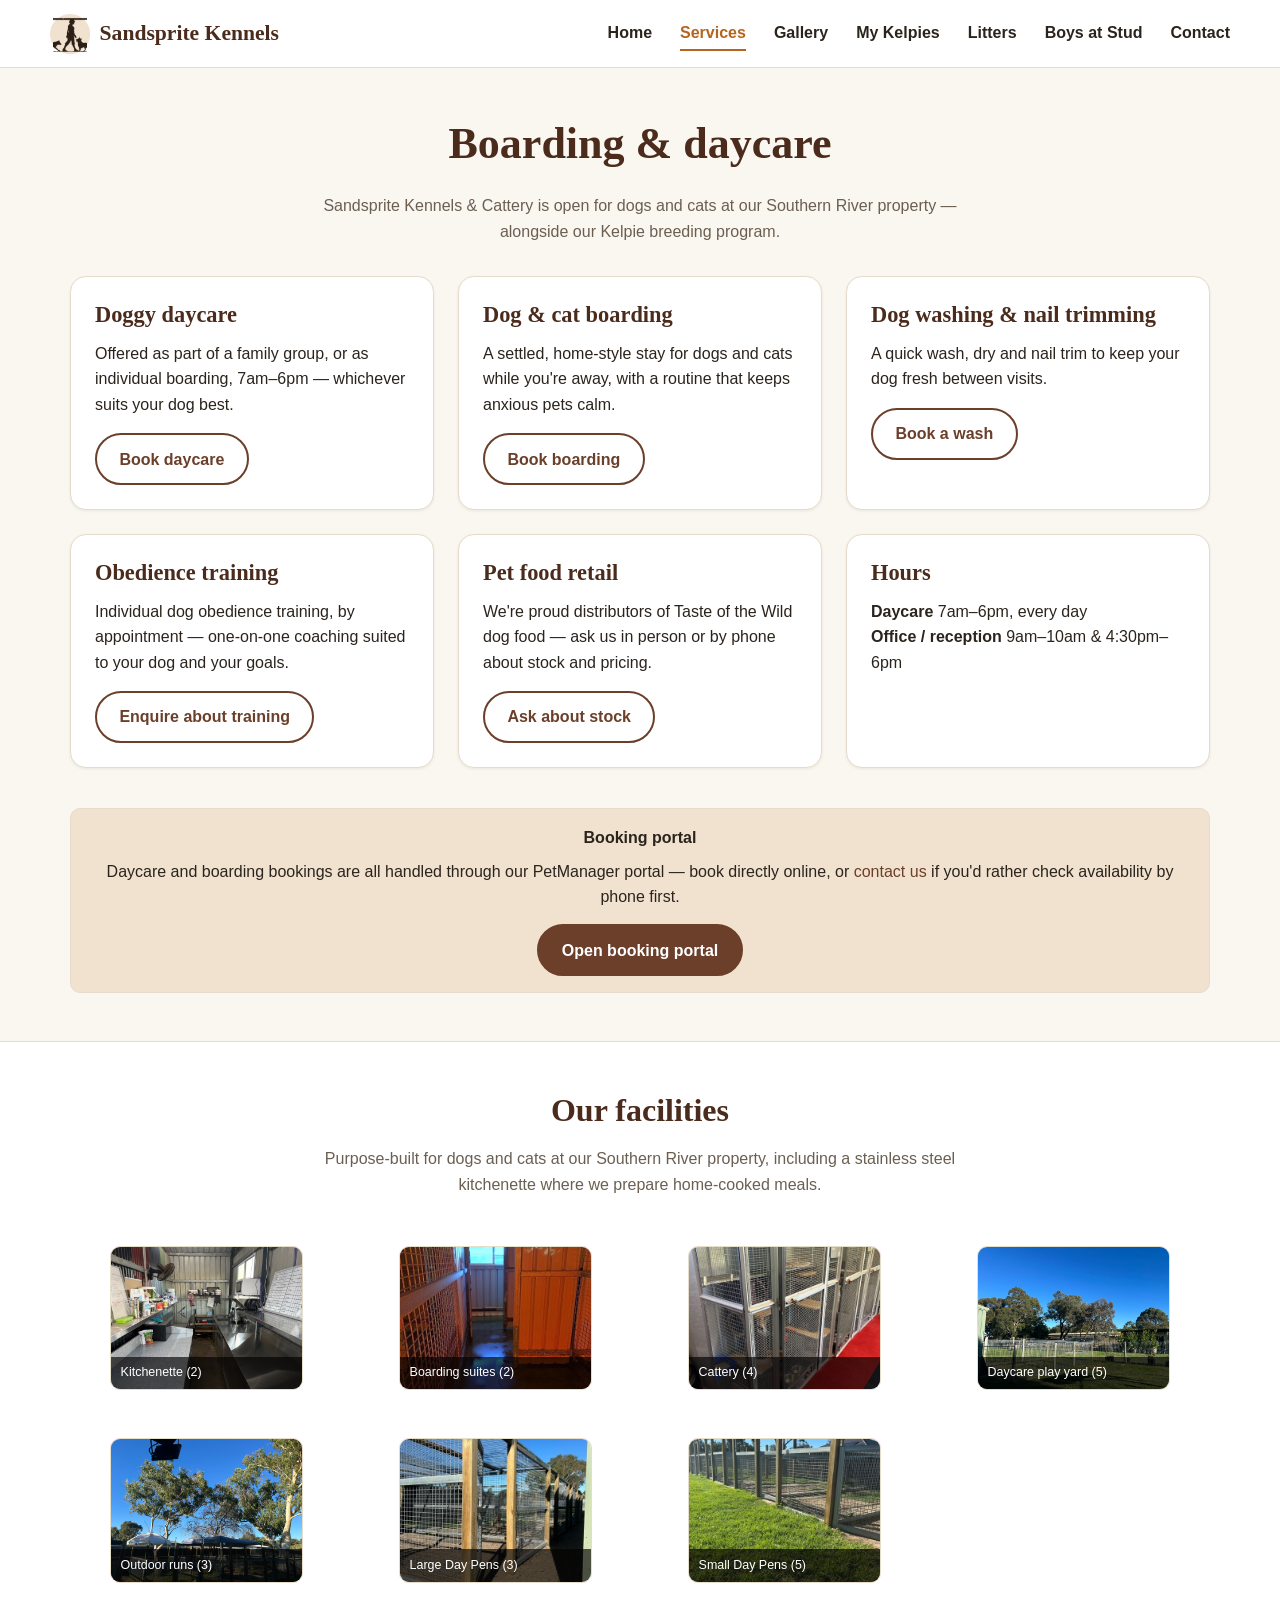
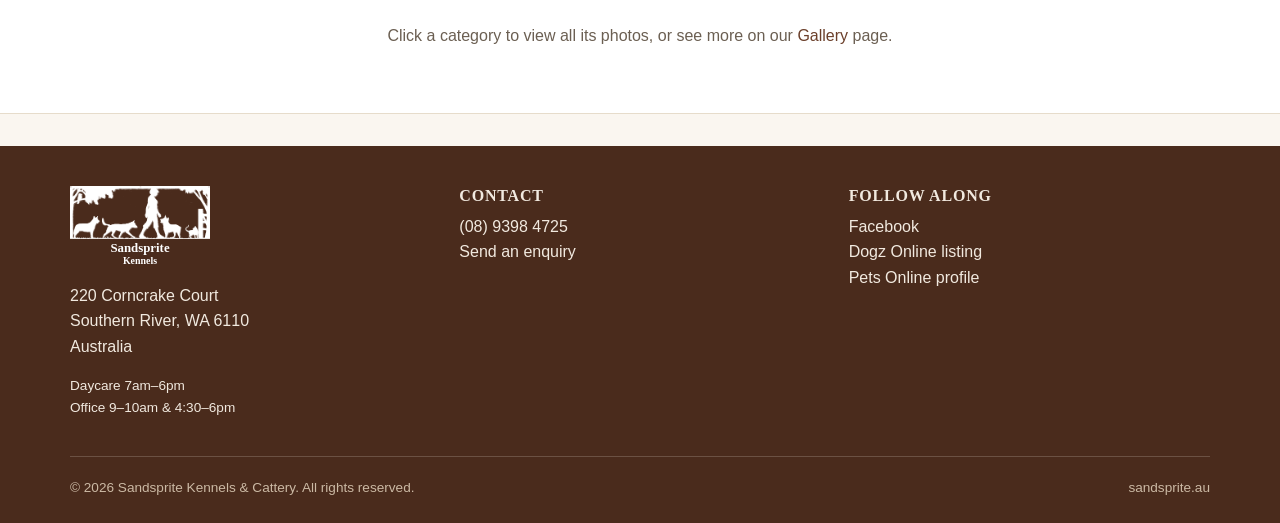
<file: services.html>
<!doctype html>
<html lang="en">
<head>
<meta charset="utf-8">
<meta name="viewport" content="width=device-width, initial-scale=1">
<title>Boarding &amp; Daycare | Sandsprite Kennels &amp; Cattery</title>
<meta name="description" content="Doggy daycare, dog and cat boarding, dog washing, obedience training and pet food retail at Sandsprite Kennels &amp; Cattery, Southern River WA.">
<link rel="icon" type="image/png" href="assets/favicon.png">
<link rel="stylesheet" href="css/style.css">
</head>
<body>
<a class="skip-link" href="#main">Skip to content</a>

<header class="site-header">
  <div class="container nav-bar">
    <a class="brand" href="index.html">
      <img src="assets/favicon.png" alt="" width="40" height="40">
      Sandsprite Kennels
    </a>
    <button class="nav-toggle" aria-label="Toggle navigation menu" aria-expanded="false">
      <svg viewBox="0 0 24 24" fill="none" stroke-width="2" stroke-linecap="round"><line x1="3" y1="6" x2="21" y2="6"/><line x1="3" y1="12" x2="21" y2="12"/><line x1="3" y1="18" x2="21" y2="18"/></svg>
    </button>
    <ul class="nav-links">
      <li><a href="index.html">Home</a></li>
      <li><a href="services.html" aria-current="page">Services</a></li>
      <li><a href="gallery.html">Gallery</a></li>
      <li><a href="about.html">My Kelpies</a></li>
      <li><a href="litters.html">Litters</a></li>
      <li><a href="stud.html">Boys at Stud</a></li>
      <li><a href="contact.html">Contact</a></li>
    </ul>
  </div>
</header>

<main id="main">

  <section class="section">
    <div class="container">
      <div class="section-head">
        <h1>Boarding &amp; daycare</h1>
        <p class="muted">Sandsprite Kennels &amp; Cattery is open for dogs and cats at our Southern River property &mdash; alongside our Kelpie breeding program.</p>
      </div>

      <div class="grid grid-3">
        <div class="card">
          <h3>Doggy daycare</h3>
          <p>Offered as part of a family group, or as individual boarding, 7am&ndash;6pm &mdash; whichever suits your dog best.</p>
          <a class="btn" href="https://petmanager.app/portal?token=ac464deee90670b23e10fb9045203dd208fde497" rel="noopener" target="_blank">Book daycare</a>
        </div>
        <div class="card">
          <h3>Dog &amp; cat boarding</h3>
          <p>A settled, home-style stay for dogs and cats while you're away, with a routine that keeps anxious pets calm.</p>
          <a class="btn" href="https://petmanager.app/portal?token=ac464deee90670b23e10fb9045203dd208fde497" rel="noopener" target="_blank">Book boarding</a>
        </div>
        <div class="card">
          <h3>Dog washing &amp; nail trimming</h3>
          <p>A quick wash, dry and nail trim to keep your dog fresh between visits.</p>
          <a class="btn" href="https://petmanager.app/portal?token=ac464deee90670b23e10fb9045203dd208fde497" rel="noopener" target="_blank">Book a wash</a>
        </div>
        <div class="card">
          <h3>Obedience training</h3>
          <p>Individual dog obedience training, by appointment &mdash; one-on-one coaching suited to your dog and your goals.</p>
          <a class="btn" href="contact.html">Enquire about training</a>
        </div>
        <div class="card">
          <h3>Pet food retail</h3>
          <p>We're proud distributors of Taste of the Wild dog food &mdash; ask us in person or by phone about stock and pricing.</p>
          <a class="btn" href="contact.html">Ask about stock</a>
        </div>
        <div class="card">
          <h3>Hours</h3>
          <p><strong>Daycare</strong> 7am&ndash;6pm, every day<br>
          <strong>Office / reception</strong> 9am&ndash;10am &amp; 4:30pm&ndash;6pm</p>
        </div>
      </div>

      <div class="notice center" style="margin-top:2.5rem;">
        <strong>Booking portal</strong>
        <p class="mt-0" style="margin-top:0.5rem;margin-bottom:0.9rem;">Daycare and boarding bookings are all handled through our PetManager portal — book directly online, or <a href="contact.html">contact us</a> if you'd rather check availability by phone first.</p>
        <a class="btn btn-solid" href="https://petmanager.app/portal?token=ac464deee90670b23e10fb9045203dd208fde497" rel="noopener" target="_blank">Open booking portal</a>
      </div>
    </div>
  </section>

  <section class="section section-alt">
    <div class="container">
      <div class="section-head">
        <h2>Our facilities</h2>
        <p class="muted">Purpose-built for dogs and cats at our Southern River property, including a stainless steel kitchenette where we prepare home-cooked meals.</p>
      </div>
      <div class="gallery-grid" id="facilities-grid" aria-label="Facility photos">
        <figure class="gallery-item">
          <a href="assets/facilities/commercial-kitchen-1.jpg" target="_blank" rel="noopener">
            <img class="photo" src="assets/facilities/commercial-kitchen-1.jpg" alt="Stainless steel kitchenette where home-cooked meals are prepared" loading="lazy">
          </a>
          <figcaption>Kitchenette (2)</figcaption>
        </figure>
        <figure class="gallery-item">
          <a href="assets/facilities/boarding-suites-1.jpg" target="_blank" rel="noopener">
            <img class="photo" src="assets/facilities/boarding-suites-1.jpg" alt="Corridor between boarding suites" loading="lazy">
          </a>
          <figcaption>Boarding suites (2)</figcaption>
        </figure>
        <figure class="gallery-item">
          <a href="assets/facilities/cattery-enclosures.jpg" target="_blank" rel="noopener">
            <img class="photo" src="assets/facilities/cattery-enclosures.jpg" alt="Row of individual cat enclosures with carpeted flooring" loading="lazy">
          </a>
          <figcaption>Cattery (4)</figcaption>
        </figure>
        <figure class="gallery-item">
          <a href="assets/facilities/daycare-play-yard-lawn.jpg" target="_blank" rel="noopener">
            <img class="photo" src="assets/facilities/daycare-play-yard-lawn.jpg" alt="Grassy fenced daycare play yard with mature trees" loading="lazy">
          </a>
          <figcaption>Daycare play yard (5)</figcaption>
        </figure>
        <figure class="gallery-item">
          <a href="assets/facilities/outdoor-runs-shade-sails.jpg" target="_blank" rel="noopener">
            <img class="photo" src="assets/facilities/outdoor-runs-shade-sails.jpg" alt="Outdoor dog runs with shade sails and mature gum trees" loading="lazy">
          </a>
          <figcaption>Outdoor runs (3)</figcaption>
        </figure>
        <figure class="gallery-item">
          <a href="assets/facilities/large-day-pens-1.jpg" target="_blank" rel="noopener">
            <img class="photo" src="assets/facilities/large-day-pens-1.jpg" alt="Large roofed mesh day pen with timber frame construction" loading="lazy">
          </a>
          <figcaption>Large Day Pens (3)</figcaption>
        </figure>
        <figure class="gallery-item">
          <a href="assets/facilities/small-day-pens-1.jpg" target="_blank" rel="noopener">
            <img class="photo" src="assets/facilities/small-day-pens-1.jpg" alt="Row of small individual mesh day pens with gravel flooring" loading="lazy">
          </a>
          <figcaption>Small Day Pens (5)</figcaption>
        </figure>
      </div>
      <p class="muted center" style="margin-top:1.5rem;">Click a category to view all its photos, or see more on our <a href="gallery.html">Gallery</a> page.</p>
    </div>
  </section>

</main>

<footer class="site-footer">
  <div class="container">
    <div class="footer-grid">
      <div>
        <img class="footer-logo" src="assets/logo-sign.svg" alt="Sandsprite Kennels" width="140" height="85">
        <p>220 Corncrake Court<br>Southern River, WA 6110<br>Australia</p>
        <p style="margin-top:0.5rem;font-size:0.85rem;">Daycare 7am&ndash;6pm<br>Office 9&ndash;10am &amp; 4:30&ndash;6pm</p>
      </div>
      <div>
        <h4>Contact</h4>
        <p><a href="tel:0893984725">(08) 9398 4725</a><br>
        <a href="contact.html">Send an enquiry</a></p>
      </div>
      <div>
        <h4>Follow along</h4>
        <p><a href="https://www.facebook.com/p/Sandsprite-Kennels-61556303832501/" rel="noopener" target="_blank">Facebook</a><br>
        <a href="https://www.dogzonline.com.au/breeds/member.asp?name=trinity" rel="noopener" target="_blank">Dogz Online listing</a><br>
        <a href="https://petsonline.com.au/breeder/sandsprite/" rel="noopener" target="_blank">Pets Online profile</a></p>
      </div>
    </div>
    <div class="footer-bottom">
      <span>&copy; <span id="year"></span> Sandsprite Kennels &amp; Cattery. All rights reserved.</span>
      <span>sandsprite.au</span>
    </div>
  </div>
</footer>

<script src="js/main.js"></script>
<script src="js/facilities.js"></script>
<script>document.getElementById("year").textContent = new Date().getFullYear();</script>
</body>
</html>
</file>
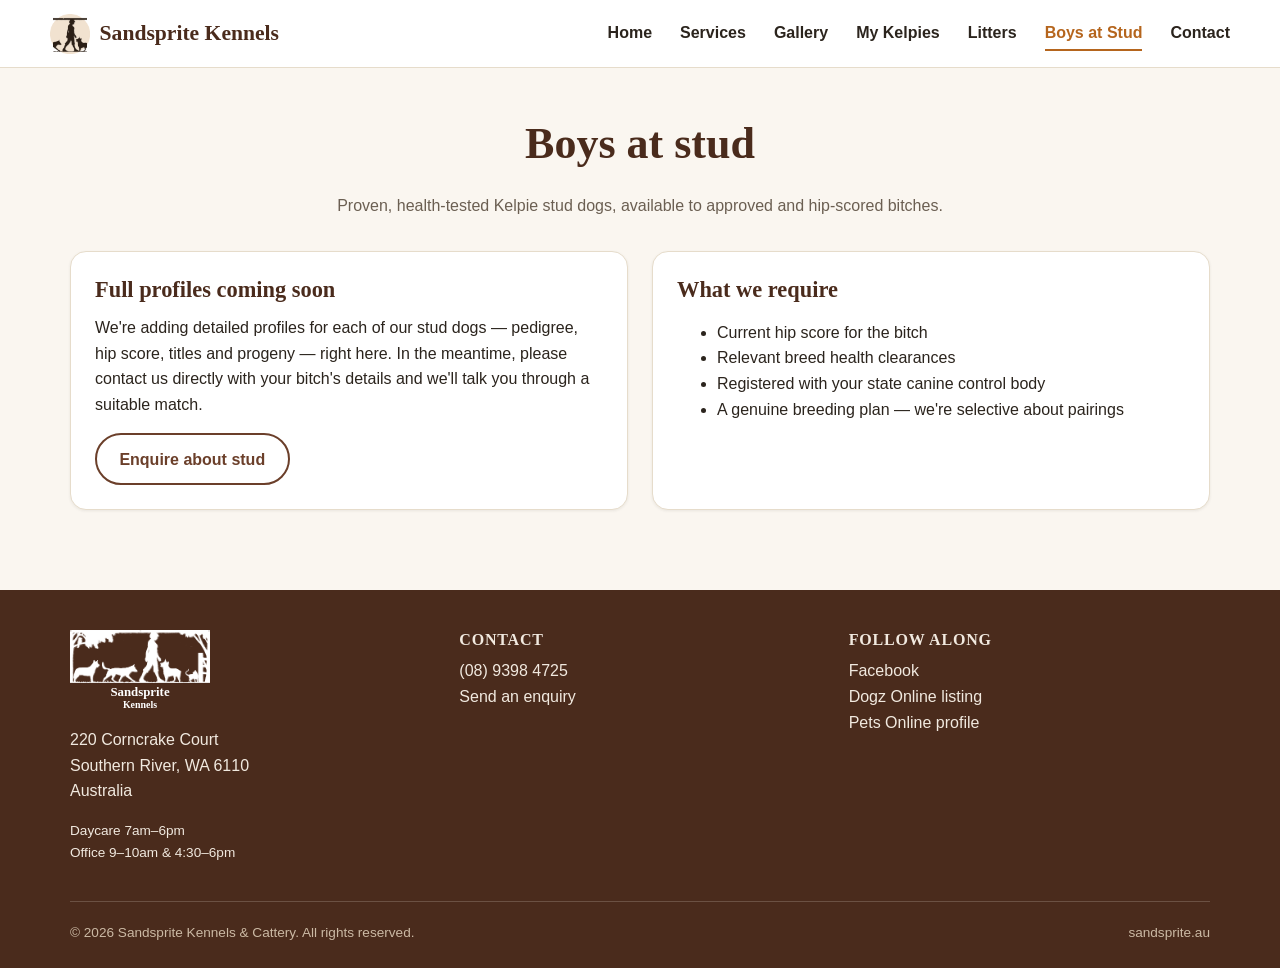
<file: stud.html>
<!doctype html>
<html lang="en">
<head>
<meta charset="utf-8">
<meta name="viewport" content="width=device-width, initial-scale=1">
<title>Boys at Stud | Sandsprite Kennels</title>
<meta name="description" content="Health-tested, titled Australian Kelpie stud dogs available to approved bitches at Sandsprite Kennels.">
<link rel="icon" type="image/png" href="assets/favicon.png">
<link rel="stylesheet" href="css/style.css">
</head>
<body>
<a class="skip-link" href="#main">Skip to content</a>

<header class="site-header">
  <div class="container nav-bar">
    <a class="brand" href="index.html">
      <img src="assets/favicon.png" alt="" width="40" height="40">
      Sandsprite Kennels
    </a>
    <button class="nav-toggle" aria-label="Toggle navigation menu" aria-expanded="false">
      <svg viewBox="0 0 24 24" fill="none" stroke-width="2" stroke-linecap="round"><line x1="3" y1="6" x2="21" y2="6"/><line x1="3" y1="12" x2="21" y2="12"/><line x1="3" y1="18" x2="21" y2="18"/></svg>
    </button>
    <ul class="nav-links">
      <li><a href="index.html">Home</a></li>
      <li><a href="services.html">Services</a></li>
      <li><a href="gallery.html">Gallery</a></li>
      <li><a href="about.html">My Kelpies</a></li>
      <li><a href="litters.html">Litters</a></li>
      <li><a href="stud.html" aria-current="page">Boys at Stud</a></li>
      <li><a href="contact.html">Contact</a></li>
    </ul>
  </div>
</header>

<main id="main">

  <section class="section">
    <div class="container">
      <div class="section-head">
        <h1>Boys at stud</h1>
        <p class="muted">Proven, health-tested Kelpie stud dogs, available to approved and hip-scored bitches.</p>
      </div>

      <div class="grid grid-2">
        <div class="card">
          <h3>Full profiles coming soon</h3>
          <p>We're adding detailed profiles for each of our stud dogs — pedigree, hip score, titles and progeny — right here. In the meantime, please contact us directly with your bitch's details and we'll talk you through a suitable match.</p>
          <a class="btn" href="contact.html">Enquire about stud</a>
        </div>
        <div class="card">
          <h3>What we require</h3>
          <ul>
            <li>Current hip score for the bitch</li>
            <li>Relevant breed health clearances</li>
            <li>Registered with your state canine control body</li>
            <li>A genuine breeding plan — we're selective about pairings</li>
          </ul>
        </div>
      </div>
    </div>
  </section>

</main>

<footer class="site-footer">
  <div class="container">
    <div class="footer-grid">
      <div>
        <img class="footer-logo" src="assets/logo-sign.svg" alt="Sandsprite Kennels" width="140" height="85">
        <p>220 Corncrake Court<br>Southern River, WA 6110<br>Australia</p>
        <p style="margin-top:0.5rem;font-size:0.85rem;">Daycare 7am&ndash;6pm<br>Office 9&ndash;10am &amp; 4:30&ndash;6pm</p>
      </div>
      <div>
        <h4>Contact</h4>
        <p><a href="tel:0893984725">(08) 9398 4725</a><br>
        <a href="contact.html">Send an enquiry</a></p>
      </div>
      <div>
        <h4>Follow along</h4>
        <p><a href="https://www.facebook.com/p/Sandsprite-Kennels-61556303832501/" rel="noopener" target="_blank">Facebook</a><br>
        <a href="https://www.dogzonline.com.au/breeds/member.asp?name=trinity" rel="noopener" target="_blank">Dogz Online listing</a><br>
        <a href="https://petsonline.com.au/breeder/sandsprite/" rel="noopener" target="_blank">Pets Online profile</a></p>
      </div>
    </div>
    <div class="footer-bottom">
      <span>&copy; <span id="year"></span> Sandsprite Kennels &amp; Cattery. All rights reserved.</span>
      <span>sandsprite.au</span>
    </div>
  </div>
</footer>

<script src="js/main.js"></script>
<script>document.getElementById("year").textContent = new Date().getFullYear();</script>
</body>
</html>
</file>
<file: css/style.css>
/* Sandsprite Kennels — shared stylesheet
   Mobile-first. Breakpoints: 600px (tablet), 900px (small desktop), 1200px (wide desktop). */

:root {
  --color-bg: #faf6f0;
  --color-surface: #ffffff;
  --color-text: #2b241d;
  --color-text-muted: #6b5f52;
  --color-primary: #6b3f2a;
  --color-primary-dark: #4a2b1c;
  --color-accent: #b5651d;
  --color-accent-light: #f1e2d0;
  --color-border: #e6dccb;
  --radius: 10px;
  --radius-lg: 16px;
  --max-width: 1180px;
  --font-sans: -apple-system, BlinkMacSystemFont, "Segoe UI", Roboto, Helvetica, Arial, sans-serif;
  --font-serif: Georgia, "Times New Roman", serif;
  --shadow-sm: 0 1px 3px rgba(43, 36, 29, 0.08);
  --shadow-md: 0 6px 20px rgba(43, 36, 29, 0.12);

  /* Footer sits on --color-primary-dark, which flips light/dark below —
     these pair with whichever shade that resolves to, so footer text
     always contrasts against its own background. */
  --color-footer-text: #f1e9df;
  --color-footer-text-muted: #cbb9a4;
  --color-footer-border: rgba(241, 233, 223, 0.2);
  --footer-logo-filter: brightness(0) invert(1);
}

@media (prefers-color-scheme: dark) {
  :root {
    --color-bg: #201a15;
    --color-surface: #2a231c;
    --color-text: #f1e9df;
    --color-text-muted: #c7b9a8;
    --color-primary: #e0a978;
    --color-primary-dark: #f1c9a1;
    --color-accent: #d98a44;
    --color-accent-light: #3a2c1f;
    --color-border: #453a2f;
    --shadow-sm: 0 1px 3px rgba(0, 0, 0, 0.4);
    --shadow-md: 0 6px 20px rgba(0, 0, 0, 0.5);

    /* --color-primary-dark is now light, so footer text/border/logo flip to dark */
    --color-footer-text: #4a2b1c;
    --color-footer-text-muted: #6b3f2a;
    --color-footer-border: rgba(43, 27, 16, 0.25);
    --footer-logo-filter: none;
  }
}

* {
  box-sizing: border-box;
}

html {
  -webkit-text-size-adjust: 100%;
  text-size-adjust: 100%;
}

body {
  margin: 0;
  font-family: var(--font-sans);
  color: var(--color-text);
  background: var(--color-bg);
  line-height: 1.6;
  overflow-x: hidden;
}

img {
  max-width: 100%;
  height: auto;
  display: block;
}

a {
  color: var(--color-primary);
  text-decoration: none;
}
a:hover,
a:focus-visible {
  text-decoration: underline;
}

h1, h2, h3, h4 {
  font-family: var(--font-serif);
  line-height: 1.25;
  margin: 0 0 0.5em;
  color: var(--color-primary-dark);
}

h1 { font-size: clamp(1.8rem, 5vw, 2.75rem); }
h2 { font-size: clamp(1.4rem, 3.5vw, 2rem); }
h3 { font-size: clamp(1.1rem, 2.5vw, 1.4rem); }
.unavailable-note { font-size: 1.1rem; }

p { margin: 0 0 1em; }

.container {
  width: 100%;
  max-width: var(--max-width);
  margin: 0 auto;
  padding: 0 1.25rem;
}

/* Skip link for accessibility */
.skip-link {
  position: absolute;
  left: -9999px;
  top: 0;
  background: var(--color-primary);
  color: #fff;
  padding: 0.75rem 1.25rem;
  z-index: 1000;
  border-radius: 0 0 var(--radius) 0;
}
.skip-link:focus {
  left: 0;
}

/* ---------- Header / Nav ---------- */
.site-header {
  background: var(--color-surface);
  border-bottom: 1px solid var(--color-border);
  position: sticky;
  top: 0;
  z-index: 100;
}

.nav-bar {
  display: flex;
  align-items: center;
  justify-content: space-between;
  flex-wrap: wrap;
  padding: 0.85rem 0;
}

.brand {
  display: flex;
  align-items: center;
  gap: 0.6rem;
  font-family: var(--font-serif);
  font-size: 1.35rem;
  font-weight: bold;
  color: var(--color-primary-dark);
}
.brand:hover { text-decoration: none; }
.brand img { width: 40px; height: 40px; }

.nav-toggle {
  display: flex;
  align-items: center;
  justify-content: center;
  width: 44px;
  height: 44px;
  background: transparent;
  border: 1px solid var(--color-border);
  border-radius: var(--radius);
  cursor: pointer;
}
.nav-toggle svg { width: 22px; height: 22px; stroke: var(--color-primary-dark); }

.nav-links {
  list-style: none;
  margin: 0;
  padding: 1rem 0 0.5rem;
  display: none;
  flex-direction: column;
  gap: 0.25rem;
}
.nav-links.is-open { display: flex; flex-basis: 100%; width: 100%; }

.nav-links a {
  display: block;
  padding: 0.6rem 0.25rem;
  color: var(--color-text);
  font-weight: 600;
  border-bottom: 1px solid var(--color-border);
}
.nav-links a:hover,
.nav-links a[aria-current="page"] {
  color: var(--color-accent);
  text-decoration: none;
}

@media (min-width: 700px) {
  .nav-toggle { display: none; }
  .nav-links {
    display: flex !important;
    flex-direction: row;
    padding: 0;
    gap: 1.75rem;
  }
  .nav-links a {
    border-bottom: none;
    padding: 0.25rem 0;
  }
  .nav-links a[aria-current="page"] {
    border-bottom: 2px solid var(--color-accent);
  }
}

/* ---------- Hero ---------- */
.hero {
  background: linear-gradient(135deg, var(--color-accent-light), var(--color-bg));
  border-bottom: 1px solid var(--color-border);
  padding: 2.5rem 0 3rem;
}
.hero-grid {
  display: grid;
  gap: 2rem;
  align-items: center;
}
.hero-copy .eyebrow {
  text-transform: uppercase;
  letter-spacing: 0.08em;
  font-size: 0.8rem;
  font-weight: 700;
  color: var(--color-accent);
}
.hero-art {
  display: flex;
  justify-content: center;
}
.hero-art svg { width: 100%; max-width: 320px; }

@media (min-width: 900px) {
  .hero-grid {
    grid-template-columns: 3fr 2fr;
  }
}

/* ---------- Buttons ---------- */
.btn {
  display: inline-block;
  padding: 0.7rem 1.4rem;
  border-radius: 999px;
  font-weight: 700;
  border: 2px solid var(--color-primary);
  color: var(--color-primary);
  background: transparent;
}
.btn:hover { text-decoration: none; background: var(--color-primary); color: #fff; }
.btn:disabled,
.btn[disabled] {
  border-color: var(--color-border);
  color: var(--color-text-muted);
  background: transparent;
  cursor: not-allowed;
  opacity: 0.65;
  font-family: inherit;
  font-size: inherit;
}
.btn:disabled:hover,
.btn[disabled]:hover {
  background: transparent;
  color: var(--color-text-muted);
}
.btn-solid {
  background: var(--color-primary);
  color: #fff;
}
.btn-solid:hover { background: var(--color-primary-dark); border-color: var(--color-primary-dark); color: #fff; }
.btn-row { display: flex; flex-wrap: wrap; gap: 0.75rem; margin-top: 1.25rem; }

/* ---------- Sections ---------- */
.section {
  padding: 3rem 0;
}
.section-alt {
  background: var(--color-surface);
  border-top: 1px solid var(--color-border);
  border-bottom: 1px solid var(--color-border);
}
.section-head {
  max-width: 640px;
  margin: 0 auto 2rem;
  text-align: center;
}

/* ---------- Cards / grids ---------- */
.grid {
  display: grid;
  gap: 1.5rem;
  grid-template-columns: 1fr;
}
@media (min-width: 600px) {
  .grid-2 { grid-template-columns: repeat(2, 1fr); }
}
@media (min-width: 900px) {
  .grid-3 { grid-template-columns: repeat(3, 1fr); }
  .grid-4 { grid-template-columns: repeat(4, 1fr); }
}

.card {
  background: var(--color-surface);
  border: 1px solid var(--color-border);
  border-radius: var(--radius-lg);
  padding: 1.5rem;
  box-shadow: var(--shadow-sm);
}
.card h3 { margin-top: 0; }

.stat-card {
  text-align: center;
  padding: 1.25rem 1rem;
}
.stat-card .stat-num {
  font-family: var(--font-serif);
  font-size: clamp(1.6rem, 4vw, 2.4rem);
  color: var(--color-accent);
  font-weight: bold;
  display: block;
}
.stat-card .stat-label {
  color: var(--color-text-muted);
  font-size: 0.9rem;
}

/* ---------- Gallery ---------- */
.gallery-grid {
  display: grid;
  grid-template-columns: repeat(2, 1fr);
  gap: 0.75rem;
}
@media (min-width: 600px) {
  .gallery-grid { grid-template-columns: repeat(3, 1fr); gap: 1rem; }
}
@media (min-width: 900px) {
  .gallery-grid { grid-template-columns: repeat(4, 1fr); }
}
.gallery-item {
  position: relative;
  aspect-ratio: 4 / 3;
  border-radius: var(--radius);
  overflow: hidden;
  border: 1px solid var(--color-border);
  background: var(--color-accent-light);
  display: flex;
  align-items: center;
  justify-content: center;
}
.gallery-item svg { width: 45%; opacity: 0.55; }
.gallery-item > a,
.gallery-item-trigger {
  display: block;
  width: 100%;
  height: 100%;
  border: none;
  padding: 0;
  margin: 0;
  background: none;
  cursor: pointer;
}
.gallery-item img.photo {
  width: 100%;
  height: 100%;
  object-fit: cover;
}
.gallery-item figcaption {
  position: absolute;
  inset: auto 0 0 0;
  background: rgba(0, 0, 0, 0.65);
  color: #fff;
  font-size: 0.78rem;
  padding: 0.4rem 0.6rem;
  overflow: hidden;
  text-overflow: ellipsis;
  white-space: nowrap;
}
.gallery-item figcaption.has-description {
  white-space: normal;
  overflow: visible;
  text-overflow: unset;
  line-height: 1.35;
}
.gallery-item figcaption .desc {
  display: block;
  font-size: 0.72rem;
  font-weight: 400;
  opacity: 0.85;
  margin-top: 0.15rem;
}

/* ---------- Kelpie titleholder tiles (overlay caption explains the title/award) ---------- */
.kelpie-item figcaption {
  white-space: normal;
  overflow: visible;
  text-overflow: unset;
  line-height: 1.35;
  padding: 0.6rem 0.75rem;
}
.kelpie-item figcaption strong {
  display: block;
  font-size: 0.9rem;
  margin-bottom: 0.2rem;
}
.kelpie-item figcaption span {
  display: block;
  font-size: 0.78rem;
  font-weight: 400;
  opacity: 0.9;
}

/* ---------- Lightbox (facilities category galleries) ---------- */
.lightbox-overlay {
  position: fixed;
  inset: 0;
  background: rgba(0, 0, 0, 0.85);
  z-index: 1000;
  display: flex;
  align-items: center;
  justify-content: center;
  padding: 2rem 1rem;
}
.lightbox-overlay[hidden] { display: none; }
.lightbox-content {
  position: relative;
  max-width: 90vw;
  max-height: 90vh;
  display: flex;
  flex-direction: column;
  align-items: center;
}
.lightbox-image {
  max-width: 90vw;
  max-height: 70vh;
  object-fit: contain;
  border-radius: var(--radius);
  background: #000;
}
.lightbox-close {
  position: absolute;
  top: -2.5rem;
  right: 0;
  font-size: 2rem;
  line-height: 1;
  color: #fff;
  background: none;
  border: none;
  cursor: pointer;
  padding: 0.25rem 0.5rem;
}
.lightbox-prev,
.lightbox-next {
  position: absolute;
  top: 50%;
  transform: translateY(-50%);
  font-size: 2.5rem;
  line-height: 1;
  color: #fff;
  background: rgba(0, 0, 0, 0.35);
  border: none;
  border-radius: 999px;
  width: 2.75rem;
  height: 2.75rem;
  cursor: pointer;
}
.lightbox-prev { left: -0.5rem; }
.lightbox-next { right: -0.5rem; }
@media (min-width: 700px) {
  .lightbox-prev { left: -3.5rem; }
  .lightbox-next { right: -3.5rem; }
}
.lightbox-info {
  color: #fff;
  text-align: center;
  margin-top: 1rem;
  max-width: 90vw;
}
.lightbox-caption {
  display: block;
  font-size: 0.95rem;
}
.lightbox-counter {
  display: block;
  font-size: 0.8rem;
  opacity: 0.75;
  margin-top: 0.25rem;
}
.lightbox-original {
  display: inline-block;
  margin-top: 0.5rem;
  color: #fff;
  text-decoration: underline;
  font-size: 0.85rem;
}

/* ---------- Tables (litters / pedigree-ish info) ---------- */
.table-wrap {
  overflow-x: auto;
  border: 1px solid var(--color-border);
  border-radius: var(--radius);
}
table {
  width: 100%;
  border-collapse: collapse;
  min-width: 480px;
}
th, td {
  text-align: left;
  padding: 0.75rem 1rem;
  border-bottom: 1px solid var(--color-border);
  white-space: nowrap;
}
th {
  background: var(--color-accent-light);
  color: var(--color-primary-dark);
}
tr:last-child td { border-bottom: none; }

/* ---------- Forms ---------- */
.form-grid {
  display: grid;
  gap: 1rem;
  grid-template-columns: 1fr;
  max-width: 640px;
}
@media (min-width: 600px) {
  .form-grid.two-col { grid-template-columns: 1fr 1fr; }
  .form-grid.two-col .full { grid-column: 1 / -1; }
}
label {
  font-weight: 600;
  display: block;
  margin-bottom: 0.35rem;
}
input, textarea, select {
  width: 100%;
  padding: 0.65rem 0.8rem;
  border: 1px solid var(--color-border);
  border-radius: var(--radius);
  font: inherit;
  color: var(--color-text);
  background: var(--color-surface);
}
input:focus, textarea:focus, select:focus {
  outline: 2px solid var(--color-accent);
  outline-offset: 1px;
}

/* ---------- Badges ---------- */
.badge {
  display: inline-block;
  background: var(--color-accent-light);
  color: var(--color-primary-dark);
  font-size: 0.8rem;
  font-weight: 700;
  padding: 0.25rem 0.65rem;
  border-radius: 999px;
  margin: 0 0.35rem 0.35rem 0;
}

/* ---------- Footer ---------- */
.site-footer {
  background: var(--color-primary-dark);
  color: var(--color-footer-text);
  padding: 2.5rem 0 1.5rem;
  margin-top: 2rem;
}
.site-footer a { color: var(--color-footer-text); }
.footer-logo {
  width: 140px;
  height: auto;
  margin-bottom: 0.75rem;
  filter: var(--footer-logo-filter);
}
.footer-grid {
  display: grid;
  gap: 1.75rem;
  grid-template-columns: 1fr;
  margin-bottom: 1.5rem;
}
@media (min-width: 700px) {
  .footer-grid { grid-template-columns: repeat(3, 1fr); }
}
.footer-grid h4 {
  color: var(--color-footer-text);
  font-size: 1rem;
  text-transform: uppercase;
  letter-spacing: 0.05em;
}
.footer-bottom {
  border-top: 1px solid var(--color-footer-border);
  padding-top: 1.25rem;
  font-size: 0.85rem;
  color: var(--color-footer-text-muted);
  display: flex;
  flex-wrap: wrap;
  gap: 0.5rem 1.5rem;
  justify-content: space-between;
}

/* ---------- Utility ---------- */
.muted { color: var(--color-text-muted); }
.center { text-align: center; }
.mt-0 { margin-top: 0; }
.notice {
  background: var(--color-accent-light);
  border: 1px solid var(--color-border);
  border-radius: var(--radius);
  padding: 1rem 1.25rem;
}
</file>
